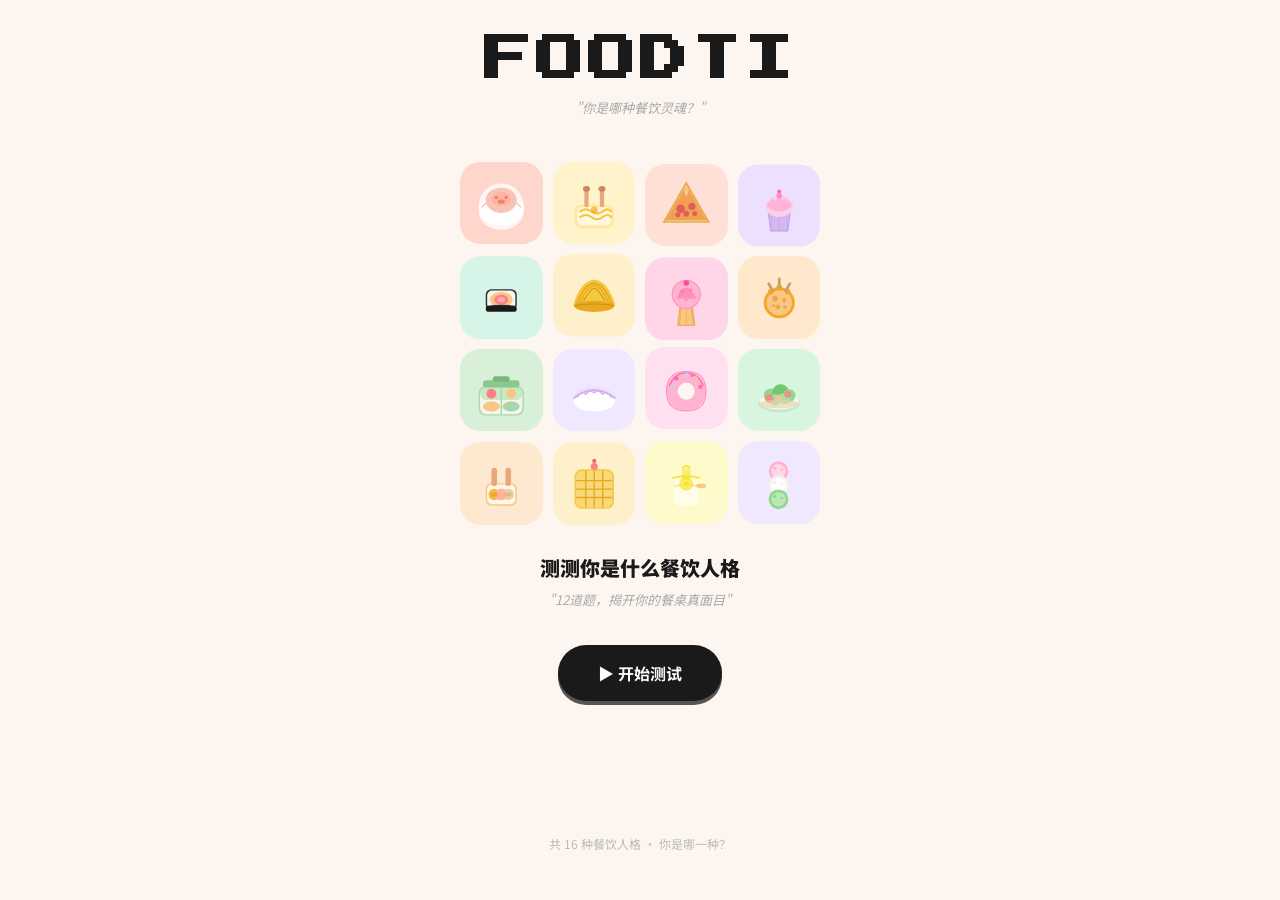
<file: index.html>
<!DOCTYPE html>
<html lang="zh-CN">
<head>
  <meta charset="UTF-8" />
  <meta name="viewport" content="width=device-width, initial-scale=1.0" />
  <title>测测你是什么餐饮人格 · FOODTI</title>
  <link rel="stylesheet" href="style.css" />
  <link href="https://fonts.googleapis.com/css2?family=Press+Start+2P&family=Noto+Sans+SC:wght@400;700;900&display=swap" rel="stylesheet" />
  <style>
    body { background: #fdf6f0; }
    .tag-line { font-size:13px; color:#aaa; font-style:italic; margin-bottom:28px; text-align:center; }
    .food-parade {
      display: grid;
      grid-template-columns: repeat(4, 1fr);
      gap: 10px;
      margin: 16px 0 32px;
      width: 100%;
      max-width: 360px;
    }
    .food-parade .food-item {
      display: flex;
      justify-content: center;
      align-items: center;
      aspect-ratio: 1;
    }
    .food-parade svg { width: 100%; height: auto; display: block; }
    h2 { font-size:20px; font-weight:900; margin-bottom:8px; text-align:center; }
  </style>
</head>
<body>
<div class="page">
  <h1 class="site-title pixel-font">FOODTI</h1>
  <p class="tag-line">"你是哪种餐饮灵魂？"</p>
  <div class="food-parade" id="parade"></div>
  <h2>测测你是什么餐饮人格</h2>
  <p class="tag-line">"12道题，揭开你的餐桌真面目"</p>
  <a href="quiz.html" class="btn btn-primary" style="margin-top:8px">▶ 开始测试</a>
  <footer class="footer">共 16 种餐饮人格 · 你是哪一种？</footer>
</div>
<script>
// ── 16种食物SVG（马卡龙色系）──
const FOODS = [
  // 0 饭团 - 粉桃
  { bg:"#FFD6CC", svg: `
    <circle cx="50" cy="54" r="32" fill="#fff5f3"/>
    <ellipse cx="50" cy="62" rx="32" ry="26" fill="#fff5f3"/>
    <path d="M18 54 Q50 20 82 54" fill="#fff5f3"/>
    <path d="M18 54 Q50 20 82 54 Q82 80 50 82 Q18 80 18 54Z" fill="white"/>
    <path d="M22 56 Q50 26 78 56" fill="none" stroke="#f9c4b8" stroke-width="2"/>
    <ellipse cx="50" cy="46" rx="22" ry="18" fill="#f9c4b8"/>
    <ellipse cx="50" cy="44" rx="14" ry="10" fill="#ffb3a0"/>
    <circle cx="43" cy="42" r="2.5" fill="#e8856e"/>
    <circle cx="57" cy="42" r="2.5" fill="#e8856e"/>
    <ellipse cx="50" cy="48" rx="5" ry="3" fill="#e8856e"/>
  `},
  // 1 拉面 - 奶黄
  { bg:"#FFF3CC", svg: `
    <rect x="22" y="52" width="56" height="34" rx="10" fill="#ffe9a0"/>
    <rect x="26" y="56" width="48" height="26" rx="8" fill="#fff8e1"/>
    <path d="M30 62 Q38 56 46 62 Q54 68 62 62 Q70 56 74 62" fill="none" stroke="#f5c842" stroke-width="3" stroke-linecap="round"/>
    <path d="M30 70 Q38 64 46 70 Q54 76 62 70 Q70 64 74 70" fill="none" stroke="#f5c842" stroke-width="3" stroke-linecap="round"/>
    <rect x="36" y="30" width="6" height="26" rx="3" fill="#e8a87c"/>
    <rect x="58" y="30" width="6" height="26" rx="3" fill="#e8a87c"/>
    <ellipse cx="39" cy="30" rx="5" ry="4" fill="#d4845a"/>
    <ellipse cx="61" cy="30" rx="5" ry="4" fill="#d4845a"/>
    <circle cx="50" cy="60" r="5" fill="#f5a623" opacity="0.7"/>
  `},
  // 2 披萨 - 番茄红粉
  { bg:"#FFE0D6", svg: `
    <path d="M50 18 L82 74 L18 74 Z" fill="#f9c784"/>
    <path d="M50 18 L82 74 L18 74 Z" fill="none" stroke="#e8a84a" stroke-width="2"/>
    <path d="M50 22 L78 70 L22 70 Z" fill="#f0a050"/>
    <circle cx="42" cy="55" r="6" fill="#e05c5c"/>
    <circle cx="58" cy="52" r="5" fill="#e05c5c"/>
    <circle cx="50" cy="62" r="4" fill="#e05c5c"/>
    <circle cx="38" cy="64" r="3.5" fill="#e05c5c"/>
    <circle cx="62" cy="62" r="3.5" fill="#e05c5c"/>
    <path d="M50 22 Q56 30 50 38 Q44 30 50 22Z" fill="#f9c784"/>
    <path d="M22 70 L78 70" stroke="#e8a84a" stroke-width="3" stroke-linecap="round"/>
  `},
  // 3 纸杯蛋糕 - 薰衣草紫
  { bg:"#EDE0FF", svg: `
    <path d="M34 58 L38 86 L62 86 L66 58 Z" fill="#d4b8f0"/>
    <path d="M34 58 L38 86 L62 86 L66 58 Z" fill="none" stroke="#c4a0e8" stroke-width="1.5"/>
    <line x1="40" y1="58" x2="38" y2="86" stroke="#c4a0e8" stroke-width="1"/>
    <line x1="50" y1="58" x2="50" y2="86" stroke="#c4a0e8" stroke-width="1"/>
    <line x1="60" y1="58" x2="62" y2="86" stroke="#c4a0e8" stroke-width="1"/>
    <ellipse cx="50" cy="52" rx="20" ry="14" fill="#f9d0e8"/>
    <path d="M30 52 Q35 36 50 34 Q65 36 70 52" fill="#f9d0e8"/>
    <path d="M32 50 Q38 38 50 36 Q62 38 68 50 Q62 58 50 58 Q38 58 32 50Z" fill="#ffb3d9"/>
    <circle cx="50" cy="36" r="4" fill="#ff8fc8"/>
    <circle cx="50" cy="30" r="3" fill="#ff6eb5"/>
    <circle cx="44" cy="40" r="3" fill="#ffcce8"/>
    <circle cx="56" cy="40" r="3" fill="#ffcce8"/>
  `},
  // 4 寿司 - 薄荷绿
  { bg:"#D6F5E8", svg: `
    <rect x="28" y="38" width="44" height="30" rx="8" fill="#2d2d2d"/>
    <rect x="30" y="40" width="40" height="26" rx="7" fill="#f5f5f0"/>
    <ellipse cx="50" cy="53" rx="16" ry="11" fill="#f9c784"/>
    <ellipse cx="50" cy="53" rx="10" ry="7" fill="#ff8080"/>
    <ellipse cx="50" cy="53" rx="5" ry="3.5" fill="#ffb3b3"/>
    <rect x="28" y="62" width="44" height="8" rx="4" fill="#1a1a1a"/>
    <path d="M28 62 Q50 58 72 62" fill="#2d2d2d"/>
  `},
  // 5 可颂 - 奶油黄
  { bg:"#FFF0CC", svg: `
    <path d="M20 65 Q30 30 50 28 Q70 30 80 65 Q65 75 50 72 Q35 75 20 65Z" fill="#f5c842"/>
    <path d="M25 63 Q35 35 50 33 Q65 35 75 63" fill="none" stroke="#e8a820" stroke-width="2.5" stroke-linecap="round"/>
    <path d="M30 60 Q40 38 50 36 Q60 38 70 60" fill="none" stroke="#e8a820" stroke-width="2" stroke-linecap="round"/>
    <path d="M35 58 Q44 42 50 40 Q56 42 65 58" fill="none" stroke="#d4940e" stroke-width="1.5" stroke-linecap="round"/>
    <ellipse cx="50" cy="66" rx="28" ry="8" fill="#e8a820"/>
    <path d="M22 65 Q50 60 78 65" fill="none" stroke="#d4940e" stroke-width="1.5"/>
  `},
  // 6 冰淇淋 - 草莓粉
  { bg:"#FFD6E8", svg: `
    <path d="M42 56 L38 88 L62 88 L58 56 Z" fill="#f9c784"/>
    <path d="M42 56 L38 88 L62 88 L58 56 Z" fill="none" stroke="#e8a84a" stroke-width="1.5"/>
    <path d="M44 56 L40 88" stroke="#e8a84a" stroke-width="1"/>
    <path d="M50 56 L50 88" stroke="#e8a84a" stroke-width="1"/>
    <path d="M56 56 L60 88" stroke="#e8a84a" stroke-width="1"/>
    <circle cx="50" cy="44" r="20" fill="#ffb3d0"/>
    <circle cx="50" cy="44" r="20" fill="none" stroke="#ff8fb8" stroke-width="1.5"/>
    <path d="M36 50 Q42 36 50 34 Q58 36 64 50" fill="#ff8fb8"/>
    <circle cx="44" cy="40" r="3" fill="#ff6eb5" opacity="0.6"/>
    <circle cx="56" cy="38" r="2.5" fill="#ff6eb5" opacity="0.6"/>
    <circle cx="50" cy="52" r="2" fill="#ff6eb5" opacity="0.6"/>
    <circle cx="50" cy="28" r="4" fill="#ff4da6"/>
    <path d="M48 28 Q50 22 52 28" fill="none" stroke="#ff4da6" stroke-width="2"/>
  `},
  // 7 炸丸子 - 暖橙
  { bg:"#FFE8CC", svg: `
    <circle cx="50" cy="58" r="22" fill="#f5a623"/>
    <circle cx="50" cy="58" r="18" fill="#f9c784"/>
    <circle cx="44" cy="52" r="4" fill="#e8850a" opacity="0.5"/>
    <circle cx="57" cy="54" r="3" fill="#e8850a" opacity="0.5"/>
    <circle cx="48" cy="64" r="3.5" fill="#e8850a" opacity="0.5"/>
    <circle cx="58" cy="64" r="2.5" fill="#e8850a" opacity="0.5"/>
    <circle cx="42" cy="62" r="2" fill="#e8850a" opacity="0.5"/>
    <circle cx="50" cy="36" r="4" fill="#f5a623"/>
    <circle cx="38" cy="42" r="4" fill="#f5a623"/>
    <circle cx="62" cy="42" r="4" fill="#f5a623"/>
    <rect x="48" y="22" width="4" height="16" rx="2" fill="#c8a06e"/>
    <rect x="36" y="28" width="4" height="16" rx="2" fill="#c8a06e" transform="rotate(-30 38 36)"/>
    <rect x="60" y="28" width="4" height="16" rx="2" fill="#c8a06e" transform="rotate(30 62 36)"/>
  `},
  // 8 便当 - 抹茶绿
  { bg:"#D8F0D8", svg: `
    <rect x="18" y="44" width="64" height="42" rx="10" fill="#a8d8a8"/>
    <rect x="20" y="46" width="60" height="38" rx="9" fill="#f5f5f0"/>
    <rect x="20" y="46" width="60" height="18" rx="9" fill="#c8e8c8"/>
    <line x1="50" y1="46" x2="50" y2="84" stroke="#a8d8a8" stroke-width="2"/>
    <circle cx="36" cy="55" r="7" fill="#ff8080"/>
    <circle cx="64" cy="55" r="7" fill="#f9c784"/>
    <ellipse cx="36" cy="73" rx="12" ry="7" fill="#f9c784"/>
    <ellipse cx="64" cy="73" rx="12" ry="7" fill="#a8d8a8"/>
    <rect x="24" y="36" width="52" height="10" rx="5" fill="#8cc88c"/>
    <rect x="38" y="30" width="24" height="8" rx="4" fill="#7ab87a"/>
  `},
  // 9 饺子 - 珍珠白粉
  { bg:"#F0E8FF", svg: `
    <ellipse cx="50" cy="62" rx="30" ry="18" fill="#f0e0ff"/>
    <path d="M20 62 Q50 38 80 62" fill="#e8d0ff"/>
    <path d="M20 62 Q50 38 80 62 Q80 80 50 80 Q20 80 20 62Z" fill="white"/>
    <path d="M20 62 Q50 38 80 62" fill="none" stroke="#d4b0f0" stroke-width="2.5"/>
    <path d="M26 60 Q32 50 38 56" fill="none" stroke="#d4b0f0" stroke-width="2" stroke-linecap="round"/>
    <path d="M38 56 Q44 48 50 54" fill="none" stroke="#d4b0f0" stroke-width="2" stroke-linecap="round"/>
    <path d="M50 54 Q56 48 62 56" fill="none" stroke="#d4b0f0" stroke-width="2" stroke-linecap="round"/>
    <path d="M62 56 Q68 50 74 60" fill="none" stroke="#d4b0f0" stroke-width="2" stroke-linecap="round"/>
  `},
  // 10 甜甜圈 - 玫瑰粉
  { bg:"#FFE0F0", svg: `
    <circle cx="50" cy="54" r="28" fill="#ffb3d0"/>
    <circle cx="50" cy="54" r="12" fill="#fdf6f0"/>
    <path d="M22 54 Q22 26 50 26 Q78 26 78 54 Q78 82 50 82 Q22 82 22 54Z" fill="none" stroke="#ff8fb8" stroke-width="1.5"/>
    <path d="M26 46 Q34 28 50 28 Q66 28 74 46" fill="none" stroke="#ff6eb5" stroke-width="2" stroke-linecap="round"/>
    <circle cx="36" cy="36" r="3" fill="#ff4da6" opacity="0.7"/>
    <circle cx="50" cy="30" r="3" fill="#a8d8ff" opacity="0.8"/>
    <circle cx="64" cy="36" r="3" fill="#f9c784" opacity="0.8"/>
    <circle cx="70" cy="48" r="3" fill="#ff4da6" opacity="0.7"/>
    <circle cx="30" cy="48" r="3" fill="#a8d8ff" opacity="0.8"/>
    <circle cx="42" cy="32" r="2" fill="#f9c784" opacity="0.8"/>
    <circle cx="58" cy="32" r="2" fill="#ff4da6" opacity="0.7"/>
  `},
  // 11 沙拉 - 清新绿
  { bg:"#D8F5E0", svg: `
    <ellipse cx="50" cy="68" rx="30" ry="14" fill="#c8e8c8"/>
    <ellipse cx="50" cy="66" rx="28" ry="12" fill="#f0f8f0"/>
    <circle cx="38" cy="58" r="10" fill="#90d890"/>
    <circle cx="52" cy="54" r="12" fill="#70c870"/>
    <circle cx="64" cy="58" r="9" fill="#90d890"/>
    <circle cx="44" cy="64" r="8" fill="#a8e0a8"/>
    <circle cx="58" cy="62" r="8" fill="#a8e0a8"/>
    <circle cx="36" cy="62" r="6" fill="#ff8080" opacity="0.8"/>
    <circle cx="62" cy="56" r="5" fill="#ff8080" opacity="0.8"/>
    <circle cx="50" cy="60" r="4" fill="#f9c784" opacity="0.9"/>
    <ellipse cx="50" cy="70" rx="28" ry="6" fill="#e8d0a8" opacity="0.6"/>
  `},
  // 12 关东煮 - 暖棕
  { bg:"#FFE8D0", svg: `
    <rect x="28" y="50" width="44" height="32" rx="8" fill="#f9c784"/>
    <rect x="30" y="52" width="40" height="28" rx="7" fill="#fff8e8"/>
    <rect x="36" y="28" width="8" height="26" rx="4" fill="#e8a87c"/>
    <rect x="56" y="28" width="8" height="26" rx="4" fill="#e8a87c"/>
    <circle cx="40" cy="66" r="8" fill="#f5a623" opacity="0.8"/>
    <circle cx="60" cy="66" r="8" fill="#e8d0a8"/>
    <rect x="44" y="58" width="12" height="16" rx="4" fill="#ffb3a0"/>
    <ellipse cx="40" cy="66" rx="5" ry="3" fill="#e8850a" opacity="0.4"/>
    <ellipse cx="60" cy="66" rx="5" ry="3" fill="#c8a06e" opacity="0.4"/>
  `},
  // 13 华夫饼 - 蜂蜜黄
  { bg:"#FFF0CC", svg: `
    <rect x="22" y="30" width="56" height="56" rx="10" fill="#f5c842"/>
    <rect x="24" y="32" width="52" height="52" rx="9" fill="#f9d878"/>
    <line x1="24" y1="46" x2="76" y2="46" stroke="#e8a820" stroke-width="2"/>
    <line x1="24" y1="58" x2="76" y2="58" stroke="#e8a820" stroke-width="2"/>
    <line x1="24" y1="70" x2="76" y2="70" stroke="#e8a820" stroke-width="2"/>
    <line x1="38" y1="32" x2="38" y2="84" stroke="#e8a820" stroke-width="2"/>
    <line x1="50" y1="32" x2="50" y2="84" stroke="#e8a820" stroke-width="2"/>
    <line x1="62" y1="32" x2="62" y2="84" stroke="#e8a820" stroke-width="2"/>
    <circle cx="50" cy="26" r="5" fill="#ff8080"/>
    <path d="M46 26 Q50 18 54 26" fill="none" stroke="#ff8080" stroke-width="2"/>
    <circle cx="50" cy="18" r="3" fill="#ff6060"/>
  `},
  // 14 柠檬茶 - 柠檬黄
  { bg:"#FFFACC", svg: `
    <rect x="30" y="44" width="40" height="42" rx="8" fill="#fff8c0"/>
    <rect x="32" y="46" width="36" height="38" rx="7" fill="#fffde8"/>
    <path d="M32 56 Q50 50 68 56" fill="#fff0a0" stroke="#f5e020" stroke-width="1"/>
    <circle cx="50" cy="52" r="10" fill="#f5e020" opacity="0.6"/>
    <circle cx="50" cy="52" r="6" fill="#f9f060"/>
    <path d="M46 52 Q50 46 54 52 Q50 58 46 52Z" fill="#f5e020"/>
    <rect x="64" y="52" width="14" height="6" rx="3" fill="#f9c784"/>
    <path d="M30 44 Q50 38 70 44" fill="none" stroke="#f5e020" stroke-width="2"/>
    <rect x="44" y="30" width="12" height="16" rx="3" fill="#f5e020" opacity="0.5"/>
    <path d="M44 30 Q50 24 56 30" fill="none" stroke="#f5e020" stroke-width="2"/>
  `},
  // 15 团子 - 三色
  { bg:"#F0E8FF", svg: `
    <rect x="46" y="30" width="6" height="52" rx="3" fill="#c8a06e"/>
    <circle cx="49" cy="34" r="14" fill="#ffb3d0"/>
    <circle cx="49" cy="34" r="10" fill="#ffd6e8"/>
    <circle cx="49" cy="54" r="14" fill="#f5f5f0"/>
    <circle cx="49" cy="54" r="10" fill="white"/>
    <circle cx="49" cy="74" r="14" fill="#90d890"/>
    <circle cx="49" cy="74" r="10" fill="#b8e8b8"/>
    <circle cx="44" cy="30" r="2" fill="#ff8fb8" opacity="0.6"/>
    <circle cx="54" cy="32" r="1.5" fill="#ff8fb8" opacity="0.6"/>
    <circle cx="44" cy="50" r="2" fill="#ddd" opacity="0.6"/>
    <circle cx="54" cy="52" r="1.5" fill="#ddd" opacity="0.6"/>
    <circle cx="44" cy="70" r="2" fill="#70c870" opacity="0.6"/>
    <circle cx="54" cy="72" r="1.5" fill="#70c870" opacity="0.6"/>
  `},
];

const parade = document.getElementById("parade");

FOODS.forEach((food, i) => {
  const item = document.createElement("div");
  item.className = "food-item";
  item.style.background = food.bg;
  item.style.borderRadius = "20px";
  item.style.padding = "6px";
  item.innerHTML = `<svg xmlns="http://www.w3.org/2000/svg" viewBox="0 0 100 100">${food.svg}</svg>`;
  parade.appendChild(item);

  // 上下浮动
  let o = Math.random() * 4, d = Math.random() > 0.5 ? 1 : -1;
  setInterval(() => {
    o += d * 0.35;
    if (o >= 4 || o <= 0) d *= -1;
    item.style.transform = `translateY(${o}px)`;
  }, 42 + i * 4);
});
</script>
</body>
</html>
</file>
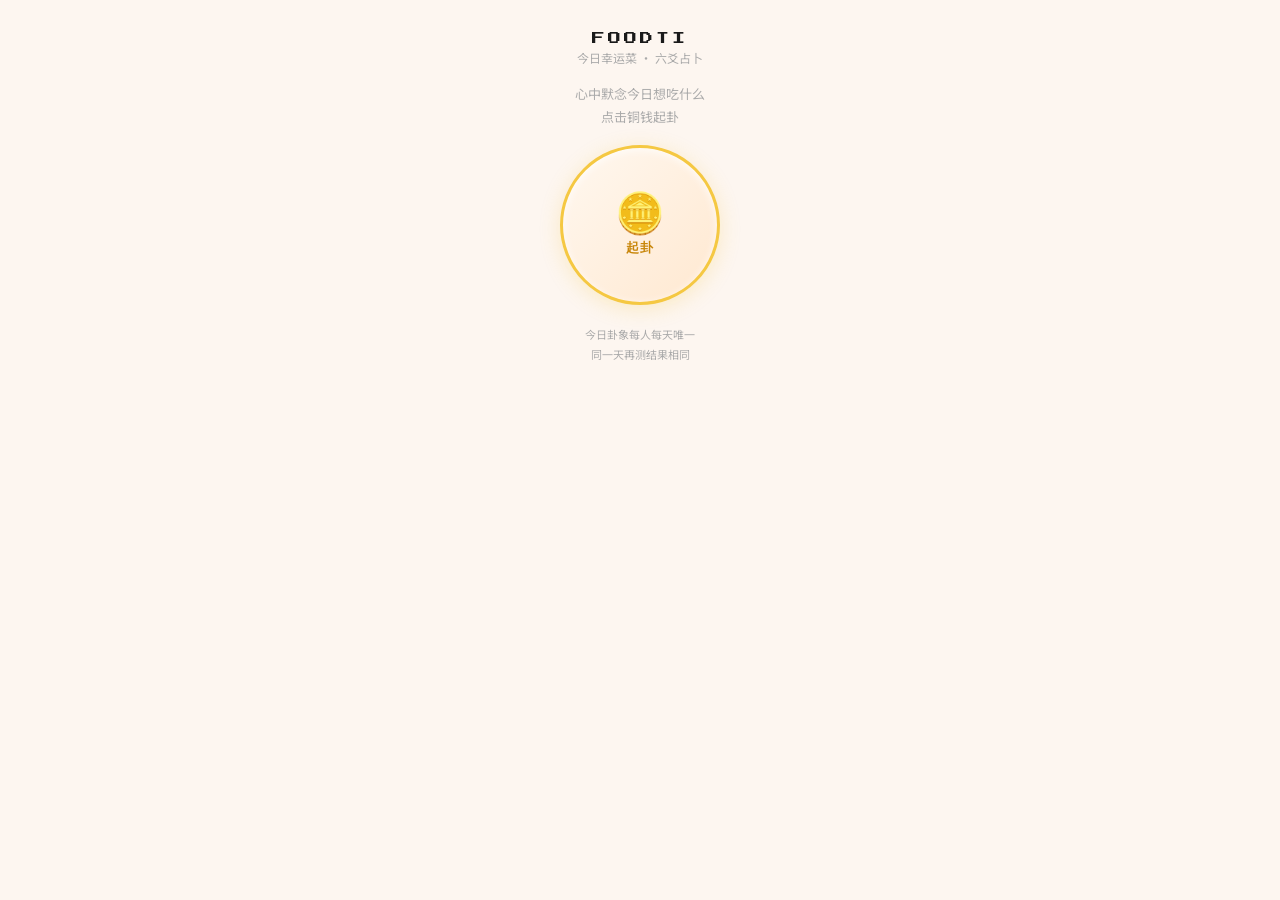
<file: fortune.html>
<!DOCTYPE html>
<html lang="zh-CN">
<head>
  <meta charset="UTF-8"/>
  <meta name="viewport" content="width=device-width,initial-scale=1.0"/>
  <title>今日幸运菜 · FOODTI</title>
  <link rel="stylesheet" href="style.css"/>
  <link href="https://fonts.googleapis.com/css2?family=Press+Start+2P&family=Noto+Sans+SC:wght@400;700;900&display=swap" rel="stylesheet"/>
  <style>
    body { background: #fdf6f0; }

    .fortune-header {
      width:100%; text-align:center; margin-bottom:8px;
    }

    /* ── 起卦区 ── */
    .cast-section {
      width:100%; display:flex; flex-direction:column;
      align-items:center; gap:16px; margin: 8px 0 24px;
    }
    .cast-hint {
      font-size:13px; color:#aaa; text-align:center; line-height:1.8;
    }
    .cast-btn {
      width:160px; height:160px; border-radius:50%;
      background: linear-gradient(135deg, #fff8f0 0%, #ffe8d0 100%);
      border: 3px solid #f5c842;
      box-shadow: 0 4px 20px rgba(245,200,66,0.25), inset 0 2px 8px rgba(255,255,255,0.8);
      cursor:pointer; display:flex; flex-direction:column;
      align-items:center; justify-content:center; gap:6px;
      transition: transform 0.15s, box-shadow 0.15s;
      position:relative; overflow:hidden;
    }
    .cast-btn:hover { transform:scale(1.04); box-shadow:0 8px 28px rgba(245,200,66,0.35); }
    .cast-btn:active { transform:scale(0.97); }
    .cast-btn .cast-icon { font-size:40px; line-height:1; }
    .cast-btn .cast-label {
      font-size:13px; font-weight:900; color:#c8860a; letter-spacing:1px;
    }
    .cast-btn.shaking {
      animation: shake 0.5s ease;
    }
    @keyframes shake {
      0%,100%{transform:rotate(0deg) scale(1.02);}
      20%{transform:rotate(-8deg) scale(1.05);}
      40%{transform:rotate(8deg) scale(1.05);}
      60%{transform:rotate(-5deg) scale(1.03);}
      80%{transform:rotate(5deg) scale(1.03);}
    }

    /* ── 卦象展示 ── */
    .hexagram-section {
      width:100%; display:none; flex-direction:column;
      align-items:center; gap:0;
      animation: fadeSlideIn 0.5s ease;
    }
    .hexagram-section.visible { display:flex; }

    .hexagram-name {
      font-size:22px; font-weight:900; color:#1a1a1a;
      margin-bottom:4px; text-align:center;
    }
    .hexagram-sub {
      font-size:12px; color:#aaa; margin-bottom:20px; text-align:center;
    }

    /* 六爻卦线 */
    .yao-lines {
      display:flex; flex-direction:column-reverse; gap:8px;
      margin-bottom:24px; align-items:center;
    }
    .yao-row {
      display:flex; align-items:center; gap:10px;
    }
    .yao-num {
      font-size:10px; color:#ccc; width:16px; text-align:right;
    }
    .yao-line {
      display:flex; gap:6px; align-items:center;
    }
    /* 阳爻：整条线 */
    .yao-yang {
      width:80px; height:10px; background:#f5c842;
      border-radius:5px;
      box-shadow: 0 2px 6px rgba(245,200,66,0.4);
    }
    /* 阴爻：两段线 */
    .yao-yin-l, .yao-yin-r {
      width:34px; height:10px; background:#c8a0e8;
      border-radius:5px;
      box-shadow: 0 2px 6px rgba(200,160,232,0.4);
    }
    /* 变爻标记 */
    .yao-change {
      font-size:14px; color:#ff6b6b; margin-left:4px;
    }
    .yao-row.is-change .yao-yang,
    .yao-row.is-change .yao-yin-l,
    .yao-row.is-change .yao-yin-r {
      opacity:0.5;
    }

    /* 卦象动画 */
    .yao-row { opacity:0; transform:translateX(-12px); }
    .yao-row.appear {
      animation: yaoIn 0.35s ease forwards;
    }
    @keyframes yaoIn {
      to { opacity:1; transform:translateX(0); }
    }

    /* ── 结果卡片 ── */
    .fortune-card {
      width:100%; border-radius:24px; padding:24px 20px 20px;
      position:relative; overflow:hidden;
      animation: fadeSlideIn 0.5s ease 0.8s both;
    }
    .fortune-card-bg {
      position:absolute; inset:0; border-radius:24px;
      opacity:0.07;
    }
    .fortune-card-border {
      position:absolute; inset:0; border-radius:24px;
      border:3px solid; box-shadow:5px 5px 0;
      pointer-events:none;
    }

    .lucky-food-icon {
      font-size:52px; text-align:center; display:block;
      margin-bottom:8px; filter:drop-shadow(0 4px 8px rgba(0,0,0,0.1));
    }
    .lucky-food-name {
      font-size:26px; font-weight:900; text-align:center;
      color:#1a1a1a; margin-bottom:6px;
    }
    .lucky-food-tag {
      text-align:center; margin-bottom:16px;
    }
    .lucky-tag-pill {
      display:inline-block; padding:3px 12px; border-radius:999px;
      font-size:11px; font-weight:700; border:2px solid;
      margin:0 3px;
    }

    /* 解读区块 */
    .fortune-blocks {
      display:flex; flex-direction:column; gap:12px; margin-top:16px;
    }
    .fortune-block {
      background:rgba(255,255,255,0.7); border-radius:14px;
      padding:14px 16px; border:1.5px solid rgba(255,255,255,0.9);
      backdrop-filter:blur(4px);
    }
    .fortune-block-title {
      font-size:11px; font-weight:900; color:#aaa;
      letter-spacing:1px; margin-bottom:6px;
      display:flex; align-items:center; gap:5px;
    }
    .fortune-block-dot {
      width:7px; height:7px; border-radius:2px; display:inline-block;
    }
    .fortune-block-body {
      font-size:14px; line-height:1.8; color:#333;
    }

    /* 今日宜/忌 */
    .yi-ji-row {
      display:flex; gap:10px; margin-top:12px;
    }
    .yi-box, .ji-box {
      flex:1; border-radius:12px; padding:10px 12px; text-align:center;
    }
    .yi-box { background:rgba(100,220,160,0.15); border:1.5px solid rgba(100,220,160,0.4); }
    .ji-box { background:rgba(255,120,120,0.1); border:1.5px solid rgba(255,120,120,0.3); }
    .yi-ji-label { font-size:10px; font-weight:900; letter-spacing:2px; margin-bottom:4px; }
    .yi-box .yi-ji-label { color:#3dba7e; }
    .ji-box .yi-ji-label { color:#e05c5c; }
    .yi-ji-content { font-size:13px; font-weight:700; color:#333; line-height:1.5; }

    /* 底部签文 */
    .fortune-verse {
      margin-top:16px; padding:14px 16px; border-radius:14px;
      text-align:center; font-size:15px; font-weight:700;
      line-height:1.8; font-style:italic; color:#fff;
      box-shadow:3px 3px 0 rgba(0,0,0,0.12);
    }

    /* 重新起卦 */
    .recast-row {
      display:flex; gap:12px; justify-content:center;
      margin-top:24px; flex-wrap:wrap;
    }

    @keyframes fadeSlideIn {
      from { opacity:0; transform:translateY(16px); }
      to   { opacity:1; transform:translateY(0); }
    }
  </style>
</head>
<body>
<div class="page">
  <div class="fortune-header">
    <div class="pixel-font" style="font-size:13px;letter-spacing:3px;">FOODTI</div>
    <p style="font-size:12px;color:#aaa;margin-top:4px;">今日幸运菜 · 六爻占卜</p>
  </div>

  <!-- 起卦区 -->
  <div class="cast-section" id="cast-section">
    <p class="cast-hint">心中默念今日想吃什么<br/>点击铜钱起卦</p>
    <button class="cast-btn" id="cast-btn" onclick="startCast()">
      <span class="cast-icon">🪙</span>
      <span class="cast-label">起卦</span>
    </button>
    <p class="cast-hint" style="font-size:11px;margin-top:4px;">
      今日卦象每人每天唯一<br/>同一天再测结果相同
    </p>
  </div>

  <!-- 卦象 + 结果（起卦后显示） -->
  <div class="hexagram-section" id="hexagram-section">
    <div class="hexagram-name" id="hex-name"></div>
    <div class="hexagram-sub" id="hex-sub"></div>
    <div class="yao-lines" id="yao-lines"></div>

    <div class="fortune-card" id="fortune-card">
      <div class="fortune-card-bg" id="fc-bg"></div>
      <div class="fortune-card-border" id="fc-border"></div>
      <span class="lucky-food-icon" id="lucky-icon"></span>
      <div class="lucky-food-name" id="lucky-name"></div>
      <div class="lucky-food-tag" id="lucky-tag"></div>
      <div class="fortune-blocks" id="fortune-blocks"></div>
    </div>

    <div class="recast-row">
      <button class="btn btn-outline" onclick="resetCast()">重新起卦</button>
      <a id="back-btn" href="result.html" class="btn btn-primary">返回结果</a>
    </div>
    <footer class="footer" style="margin-top:20px;">卦象仅供娱乐 · 吃好才是真道理</footer>
  </div>
</div>

<script>
// ── 幸运菜数据库（8卦 × 每卦2种菜 = 16条）──
const LUCKY_FOODS = {
  // 乾卦 ☰ 天 — 阳刚、大气
  乾: {
    name:"乾卦 · 天行健",
    sub:"刚健中正，食补为先",
    color:"#F5A623",
    foods:[
      {
        icon:"🥩", name:"红烧肉", tags:["滋补","暖胃","大满足"],
        reason:"乾卦主阳气充盈，今日宜食红烧肉。肥瘦相间，火候绵长，正如乾卦「天行健，君子以自强不息」——吃一口，元气满满，今日诸事皆顺。",
        yi:"大口吃肉", ji:"节食减肥",
        verse:"「肉香四溢乾坤定，今日吃饱万事兴」"
      },
      {
        icon:"🍲", name:"羊肉汤锅", tags:["温补","驱寒","大气"],
        reason:"乾为天，天气高远，羊肉汤锅热气腾腾，正应此卦。今日宜与亲近之人共享一锅，暖身暖心，运势如汤底般越煮越浓。",
        yi:"呼朋唤友", ji:"独自将就",
        verse:"「一锅热汤暖乾坤，今日缘分自天来」"
      }
    ]
  },
  // 坤卦 ☷ 地 — 包容、滋养
  坤: {
    name:"坤卦 · 厚德载物",
    sub:"柔顺包容，以食养德",
    color:"#A8D8A8",
    foods:[
      {
        icon:"🥗", name:"时蔬沙拉", tags:["清爽","养生","轻盈"],
        reason:"坤卦主大地滋养，今日宜食时令蔬菜。绿意盎然，清爽自然，正如坤卦「地势坤，君子以厚德载物」——吃得清淡，心境平和，今日贵人自来。",
        yi:"清淡饮食", ji:"大鱼大肉",
        verse:"「绿意盈盘坤德厚，今日清心福自来」"
      },
      {
        icon:"🍚", name:"白米饭配家常菜", tags:["朴实","踏实","家的味道"],
        reason:"坤为地，地道承载万物。一碗白米饭，几道家常菜，看似平淡，却是最踏实的幸福。今日不必追求新奇，回归本味，运势稳中有升。",
        yi:"回家吃饭", ji:"外出冒险",
        verse:"「家常一饭坤道厚，平淡之中见真章」"
      }
    ]
  },
  // 震卦 ☳ 雷 — 行动、突破
  震: {
    name:"震卦 · 雷动万物",
    sub:"雷霆万钧，食以激发",
    color:"#FF9F43",
    foods:[
      {
        icon:"🌶️", name:"麻辣火锅", tags:["刺激","热烈","过瘾"],
        reason:"震卦主雷动，今日宜食麻辣火锅。红汤翻滚，辣意冲天，正如震卦「洊雷，震；君子以恐惧修省」——辣得酣畅，思维清醒，今日行动力爆棚，适合做决定。",
        yi:"大胆行动", ji:"犹豫不决",
        verse:"「麻辣翻滚震天响，今日出手必成功」"
      },
      {
        icon:"🍜", name:"重庆小面", tags:["劲道","麻辣","接地气"],
        reason:"震卦雷声滚滚，重庆小面的麻辣劲道正应此象。一碗下肚，精神振奋，今日适合突破舒适区，尝试新事物，运势随辣意一同上扬。",
        yi:"尝试新事", ji:"墨守成规",
        verse:"「一碗小面震精神，今日突破在此刻」"
      }
    ]
  },
  // 巽卦 ☴ 风 — 灵动、变化
  巽: {
    name:"巽卦 · 随风而动",
    sub:"柔风入怀，食以随缘",
    color:"#B3E8FF",
    foods:[
      {
        icon:"🍱", name:"日式便当", tags:["精致","多样","随心"],
        reason:"巽卦主风，风无定形，随处可入。日式便当小巧精致，一盒之中包罗万象，正应巽卦「随风」之意——今日随缘而食，不必执着，反而处处有惊喜。",
        yi:"随遇而安", ji:"强求执念",
        verse:"「风入便当百味来，今日随缘皆是福」"
      },
      {
        icon:"🥟", name:"各式点心", tags:["精巧","多变","有趣"],
        reason:"巽为风，风行草偃，点心种类繁多，如风之变化无穷。今日宜尝试多种小食，广结善缘，运势如风般流动顺畅，贵人从四面八方而来。",
        yi:"广泛尝试", ji:"固执一味",
        verse:"「点心如风无定形，今日缘分随处生」"
      }
    ]
  },
  // 坎卦 ☵ 水 — 智慧、深邃
  坎: {
    name:"坎卦 · 水善利万物",
    sub:"上善若水，食以润心",
    color:"#7FC8FF",
    foods:[
      {
        icon:"🍣", name:"刺身/生鱼片", tags:["鲜美","清透","高级"],
        reason:"坎卦主水，水性至柔至清。刺身鲜嫩透亮，如水之纯净，正应坎卦「水善利万物而不争」——今日宜静心品味，不争不抢，智慧自然涌现，贵人暗中相助。",
        yi:"静心思考", ji:"争强好胜",
        verse:"「刺身如水映心清，今日智慧自涌现」"
      },
      {
        icon:"🍜", name:"清汤面", tags:["清淡","滋润","养心"],
        reason:"坎为水，水流不息。一碗清汤面，汤清味鲜，如坎卦之水，看似平淡，实则深邃。今日宜保持清醒头脑，不被表象迷惑，运势如清流般稳定前行。",
        yi:"保持清醒", ji:"随波逐流",
        verse:"「清汤一碗坎水深，今日静观自得明」"
      }
    ]
  },
  // 离卦 ☲ 火 — 热情、光明
  离: {
    name:"离卦 · 火明万象",
    sub:"光明磊落，食以燃情",
    color:"#FF6B6B",
    foods:[
      {
        icon:"🍕", name:"披萨", tags:["热情","丰盛","分享"],
        reason:"离卦主火，火光明亮，照耀四方。披萨圆满丰盛，热气腾腾，正应离卦「明两作，离；大人以继明照于四方」——今日宜与人分享，热情待人，运势如火焰般旺盛。",
        yi:"热情分享", ji:"独自享用",
        verse:"「披萨圆满离火旺，今日热情照四方」"
      },
      {
        icon:"🍛", name:"咖喱饭", tags:["热烈","香浓","充满活力"],
        reason:"离为火，火性炎上。咖喱金黄浓郁，香气四溢，如离卦之火光灿烂。今日运势热烈，适合展示自我，表达想法，你的光芒今天特别耀眼。",
        yi:"展示自我", ji:"低调隐忍",
        verse:"「咖喱金黄离火明，今日光芒无可挡」"
      }
    ]
  },
  // 艮卦 ☶ 山 — 稳重、积累
  艮: {
    name:"艮卦 · 山止而厚",
    sub:"厚积薄发，食以蓄势",
    color:"#C8A06E",
    foods:[
      {
        icon:"🥘", name:"砂锅炖菜", tags:["慢炖","醇厚","踏实"],
        reason:"艮卦主山，山岳稳重，厚积薄发。砂锅慢炖，时间越长越醇厚，正应艮卦「兼山，艮；君子以思不出其位」——今日宜沉住气，慢慢来，积累的力量终将爆发。",
        yi:"耐心等待", ji:"急于求成",
        verse:"「砂锅慢炖艮山厚，今日积累明日发」"
      },
      {
        icon:"🍢", name:"关东煮", tags:["温暖","耐心","细水长流"],
        reason:"艮为山，山势巍峨，关东煮在热汤中慢慢入味，如艮卦之厚积。今日不必着急，一步一个脚印，运势如关东煮般越泡越入味，越来越好。",
        yi:"稳扎稳打", ji:"冒进冒险",
        verse:"「关东煮里艮道深，今日稳步自有成」"
      }
    ]
  },
  // 兑卦 ☱ 泽 — 喜悦、交流
  兑: {
    name:"兑卦 · 泽润万物",
    sub:"喜悦交流，食以悦心",
    color:"#FD79A8",
    foods:[
      {
        icon:"🧁", name:"甜点/蛋糕", tags:["甜蜜","喜悦","犒劳自己"],
        reason:"兑卦主泽，泽水喜悦，润泽万物。甜点香甜可口，令人心情愉悦，正应兑卦「丽泽，兑；君子以朋友讲习」——今日宜犒劳自己，与朋友分享甜蜜，喜事将至。",
        yi:"犒劳自己", ji:"过度节制",
        verse:"「甜点入口兑泽润，今日喜事自然来」"
      },
      {
        icon:"🍦", name:"冰淇淋", tags:["清甜","轻松","小确幸"],
        reason:"兑为泽，泽水清澈，令人心旷神怡。冰淇淋清甜冰凉，如兑卦之喜悦轻盈。今日适合放松心情，享受小确幸，运势轻盈愉快，意外之喜悄然而至。",
        yi:"享受当下", ji:"过度焦虑",
        verse:"「冰淇淋甜兑水清，今日小喜藏其中」"
      }
    ]
  }
};

// 八卦名称列表（用于映射）
const BAGUA = ["乾","坤","震","巽","坎","离","艮","兑"];

// ── 伪随机种子（日期 + 人格码）──
function seedRandom(seed) {
  let s = seed;
  return function() {
    s = (s * 1664525 + 1013904223) & 0xffffffff;
    return (s >>> 0) / 0xffffffff;
  };
}

function getDailySeed(code) {
  const d = new Date();
  const dateStr = `${d.getFullYear()}${d.getMonth()}${d.getDate()}`;
  let hash = 0;
  const str = dateStr + (code || "XGVP");
  for (let i = 0; i < str.length; i++) {
    hash = ((hash << 5) - hash) + str.charCodeAt(i);
    hash |= 0;
  }
  return Math.abs(hash);
}

// ── 生成六爻 ──
// 每爻：6=老阴(变)，7=少阳，8=少阴，9=老阳(变)
function generateYao(rand) {
  // 模拟三枚铜钱：正面=3，反面=2，三枚之和
  const coins = () => Math.floor(rand() * 2) + 2 + Math.floor(rand() * 2) + 2 + Math.floor(rand() * 2) + 2;
  return Array.from({length:6}, () => coins()); // 6~9
}

function yaoIsYang(v) { return v === 7 || v === 9; }
function yaoIsChange(v) { return v === 6 || v === 9; }

// 六爻 → 上下卦（各3爻）→ 卦名
function yaoToTrigram(yao3) {
  // 阳=1，阴=0，从下到上
  const bits = yao3.map(v => yaoIsYang(v) ? 1 : 0);
  const idx = bits[0] + bits[1]*2 + bits[2]*4;
  // 对应：000坤,001震,010坎,011兑,100艮,101离,110巽,111乾
  const map = ["坤","震","坎","兑","艮","离","巽","乾"];
  return map[idx];
}

// ── 页面状态 ──
const params = new URLSearchParams(location.search);
const code = params.get("code") || "XGVP";
const backUrl = params.get("back") || "result.html";

// 设置返回链接
document.getElementById("back-btn").href = backUrl + (location.search.replace("?","&").replace(/&?code=[^&]*/,"").replace(/^&/,"") ? "?" + location.search.replace("?","&").replace(/&?code=[^&]*/,"").replace(/^&/,"") : "");

// 实际上直接用原始URL返回
const fullBack = document.referrer || "result.html";
document.getElementById("back-btn").href = fullBack || "result.html";

let castDone = false;

function startCast() {
  if (castDone) return;

  const btn = document.getElementById("cast-btn");
  btn.classList.add("shaking");
  btn.style.pointerEvents = "none";

  // 摇卦动画
  setTimeout(() => {
    btn.classList.remove("shaking");
    showResult();
  }, 600);
}

function showResult() {
  castDone = true;

  // 生成卦象
  const seed = getDailySeed(code);
  const rand = seedRandom(seed);
  const yaos = generateYao(rand);

  // 上卦（爻4-6）下卦（爻1-3）
  const lowerTrigram = yaoToTrigram(yaos.slice(0,3));
  const upperTrigram = yaoToTrigram(yaos.slice(3,6));

  // 主卦用下卦决定菜系（更直接）
  const mainGua = lowerTrigram;
  const guaData = LUCKY_FOODS[mainGua];

  // 用随机数选两道菜中的一道
  const foodIdx = Math.floor(rand() * guaData.foods.length);
  const food = guaData.foods[foodIdx];

  // 渲染卦名
  document.getElementById("hex-name").textContent = guaData.name;
  document.getElementById("hex-sub").textContent = `本卦：${lowerTrigram}卦  互卦：${upperTrigram}卦`;

  // 渲染六爻线（带动画）
  const yaoContainer = document.getElementById("yao-lines");
  yaoContainer.innerHTML = "";
  yaos.forEach((v, i) => {
    const row = document.createElement("div");
    row.className = "yao-row" + (yaoIsChange(v) ? " is-change" : "");

    const numEl = document.createElement("div");
    numEl.className = "yao-num";
    numEl.textContent = i + 1;

    const lineEl = document.createElement("div");
    lineEl.className = "yao-line";

    if (yaoIsYang(v)) {
      const bar = document.createElement("div");
      bar.className = "yao-yang";
      lineEl.appendChild(bar);
    } else {
      const l = document.createElement("div"); l.className = "yao-yin-l";
      const r = document.createElement("div"); r.className = "yao-yin-r";
      lineEl.appendChild(l); lineEl.appendChild(r);
    }

    if (yaoIsChange(v)) {
      const ch = document.createElement("span");
      ch.className = "yao-change"; ch.textContent = "○";
      lineEl.appendChild(ch);
    }

    row.appendChild(numEl);
    row.appendChild(lineEl);
    yaoContainer.appendChild(row);

    // 逐爻出现动画
    setTimeout(() => row.classList.add("appear"), i * 120);
  });

  // 渲染结果卡片
  const card = document.getElementById("fortune-card");
  const bg = document.getElementById("fc-bg");
  const border = document.getElementById("fc-border");
  bg.style.background = guaData.color;
  border.style.borderColor = guaData.color;
  border.style.boxShadow = `5px 5px 0 ${guaData.color}`;

  document.getElementById("lucky-icon").textContent = food.icon;
  document.getElementById("lucky-name").textContent = food.name;

  const tagWrap = document.getElementById("lucky-tag");
  tagWrap.innerHTML = food.tags.map(t =>
    `<span class="lucky-tag-pill" style="border-color:${guaData.color};color:${guaData.color}">${t}</span>`
  ).join("");

  // 解读区块
  const blocks = document.getElementById("fortune-blocks");
  blocks.innerHTML = `
    <div class="fortune-block">
      <div class="fortune-block-title">
        <span class="fortune-block-dot" style="background:${guaData.color}"></span>
        🔮 卦象解读
      </div>
      <div class="fortune-block-body">${food.reason}</div>
    </div>
    <div class="fortune-block">
      <div class="fortune-block-title">
        <span class="fortune-block-dot" style="background:${guaData.color}"></span>
        ☯️ 今日宜忌
      </div>
      <div class="yi-ji-row">
        <div class="yi-box">
          <div class="yi-ji-label">今日宜</div>
          <div class="yi-ji-content">${food.yi}</div>
        </div>
        <div class="ji-box">
          <div class="yi-ji-label">今日忌</div>
          <div class="yi-ji-content">${food.ji}</div>
        </div>
      </div>
    </div>
    <div class="fortune-verse" style="background:${guaData.color}">${food.verse}</div>
  `;

  // 显示结果区
  document.getElementById("cast-section").style.display = "none";
  const hexSection = document.getElementById("hexagram-section");
  hexSection.classList.add("visible");
}

function resetCast() {
  castDone = false;
  document.getElementById("cast-section").style.display = "flex";
  document.getElementById("hexagram-section").classList.remove("visible");
  document.getElementById("yao-lines").innerHTML = "";
  const btn = document.getElementById("cast-btn");
  btn.style.pointerEvents = "auto";
}
</script>
</body>
</html>
</file>
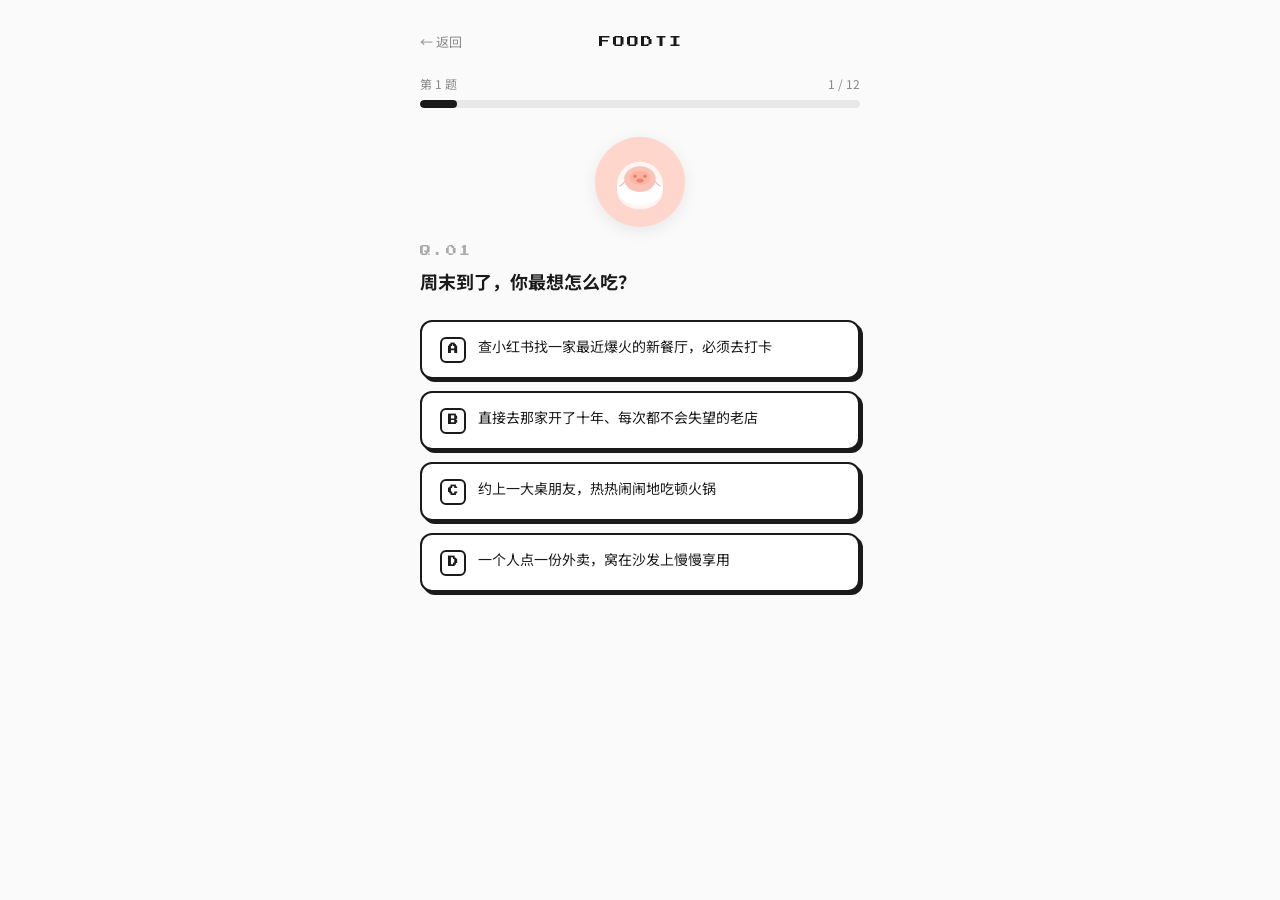
<file: quiz.html>
<!DOCTYPE html>
<html lang="zh-CN">
<head>
  <meta charset="UTF-8"/>
  <meta name="viewport" content="width=device-width,initial-scale=1.0"/>
  <title>答题中 · FOODTI</title>
  <link rel="stylesheet" href="style.css"/>
  <link href="https://fonts.googleapis.com/css2?family=Press+Start+2P&family=Noto+Sans+SC:wght@400;700;900&display=swap" rel="stylesheet"/>
  <style>
    .quiz-header{width:100%;display:flex;align-items:center;justify-content:space-between;margin-bottom:24px;}
    .back-btn{font-size:13px;color:#888;text-decoration:none;background:none;border:none;cursor:pointer;}
    .back-btn:hover{color:#1a1a1a;}
    .quiz-title{font-family:'Press Start 2P','Courier New',monospace;font-size:12px;color:#1a1a1a;letter-spacing:2px;}
    .companion{display:flex;justify-content:center;margin-bottom:20px;}
    .companion svg{transition:transform 0.1s;}
    .option-btn{display:flex;align-items:flex-start;gap:12px;}
    .option-letter{flex-shrink:0;width:26px;height:26px;border:2px solid currentColor;border-radius:6px;display:flex;align-items:center;justify-content:center;font-size:10px;font-weight:700;font-family:'Press Start 2P','Courier New',monospace;margin-top:1px;}
  </style>
</head>
<body>
<div class="page">
  <div class="quiz-header">
    <a href="index.html" class="back-btn">← 返回</a>
    <span class="quiz-title">FOODTI</span>
    <span style="width:40px"></span>
  </div>
  <div class="progress-wrap">
    <div class="progress-label">
      <span id="progress-text">第 1 题</span>
      <span id="progress-count">1 / 12</span>
    </div>
    <div class="progress-bar"><div class="progress-fill" id="progress-fill" style="width:8.33%"></div></div>
  </div>
  <div class="companion" id="companion-wrap"></div>
  <div class="question-card" id="question-card">
    <div class="question-num pixel-font" id="question-num">Q.01</div>
    <div class="question-text" id="question-text"></div>
    <div class="options-list" id="options-list"></div>
  </div>
</div>
<script>
// ── 食物图标（马卡龙色系）──
const FOODS = [
  { bg:"#FFD6CC", svg:`<circle cx="50" cy="54" r="32" fill="#fff5f3"/><ellipse cx="50" cy="62" rx="32" ry="26" fill="#fff5f3"/><path d="M18 54 Q50 20 82 54 Q82 80 50 82 Q18 80 18 54Z" fill="white"/><path d="M22 56 Q50 26 78 56" fill="none" stroke="#f9c4b8" stroke-width="2"/><ellipse cx="50" cy="46" rx="22" ry="18" fill="#f9c4b8"/><ellipse cx="50" cy="44" rx="14" ry="10" fill="#ffb3a0"/><circle cx="43" cy="42" r="2.5" fill="#e8856e"/><circle cx="57" cy="42" r="2.5" fill="#e8856e"/><ellipse cx="50" cy="48" rx="5" ry="3" fill="#e8856e"/>` },
  { bg:"#FFF3CC", svg:`<rect x="22" y="52" width="56" height="34" rx="10" fill="#ffe9a0"/><rect x="26" y="56" width="48" height="26" rx="8" fill="#fff8e1"/><path d="M30 62 Q38 56 46 62 Q54 68 62 62 Q70 56 74 62" fill="none" stroke="#f5c842" stroke-width="3" stroke-linecap="round"/><path d="M30 70 Q38 64 46 70 Q54 76 62 70 Q70 64 74 70" fill="none" stroke="#f5c842" stroke-width="3" stroke-linecap="round"/><rect x="36" y="30" width="6" height="26" rx="3" fill="#e8a87c"/><rect x="58" y="30" width="6" height="26" rx="3" fill="#e8a87c"/><ellipse cx="39" cy="30" rx="5" ry="4" fill="#d4845a"/><ellipse cx="61" cy="30" rx="5" ry="4" fill="#d4845a"/>` },
  { bg:"#FFE0D6", svg:`<path d="M50 18 L82 74 L18 74 Z" fill="#f9c784"/><path d="M50 22 L78 70 L22 70 Z" fill="#f0a050"/><circle cx="42" cy="55" r="6" fill="#e05c5c"/><circle cx="58" cy="52" r="5" fill="#e05c5c"/><circle cx="50" cy="62" r="4" fill="#e05c5c"/><circle cx="38" cy="64" r="3.5" fill="#e05c5c"/><circle cx="62" cy="62" r="3.5" fill="#e05c5c"/><path d="M22 70 L78 70" stroke="#e8a84a" stroke-width="3" stroke-linecap="round"/>` },
  { bg:"#EDE0FF", svg:`<path d="M34 58 L38 86 L62 86 L66 58 Z" fill="#d4b8f0"/><line x1="40" y1="58" x2="38" y2="86" stroke="#c4a0e8" stroke-width="1"/><line x1="50" y1="58" x2="50" y2="86" stroke="#c4a0e8" stroke-width="1"/><line x1="60" y1="58" x2="62" y2="86" stroke="#c4a0e8" stroke-width="1"/><path d="M32 50 Q38 38 50 36 Q62 38 68 50 Q62 58 50 58 Q38 58 32 50Z" fill="#ffb3d9"/><circle cx="50" cy="36" r="4" fill="#ff8fc8"/><circle cx="50" cy="30" r="3" fill="#ff6eb5"/><circle cx="44" cy="40" r="3" fill="#ffcce8"/><circle cx="56" cy="40" r="3" fill="#ffcce8"/>` },
  { bg:"#D6F5E8", svg:`<rect x="28" y="38" width="44" height="30" rx="8" fill="#2d2d2d"/><rect x="30" y="40" width="40" height="26" rx="7" fill="#f5f5f0"/><ellipse cx="50" cy="53" rx="16" ry="11" fill="#f9c784"/><ellipse cx="50" cy="53" rx="10" ry="7" fill="#ff8080"/><ellipse cx="50" cy="53" rx="5" ry="3.5" fill="#ffb3b3"/><rect x="28" y="62" width="44" height="8" rx="4" fill="#1a1a1a"/>` },
  { bg:"#FFF0CC", svg:`<path d="M20 65 Q30 30 50 28 Q70 30 80 65 Q65 75 50 72 Q35 75 20 65Z" fill="#f5c842"/><path d="M25 63 Q35 35 50 33 Q65 35 75 63" fill="none" stroke="#e8a820" stroke-width="2.5" stroke-linecap="round"/><path d="M30 60 Q40 38 50 36 Q60 38 70 60" fill="none" stroke="#e8a820" stroke-width="2" stroke-linecap="round"/><ellipse cx="50" cy="66" rx="28" ry="8" fill="#e8a820"/>` },
  { bg:"#FFD6E8", svg:`<path d="M42 56 L38 88 L62 88 L58 56 Z" fill="#f9c784"/><line x1="44" y1="56" x2="40" y2="88" stroke="#e8a84a" stroke-width="1"/><line x1="50" y1="56" x2="50" y2="88" stroke="#e8a84a" stroke-width="1"/><line x1="56" y1="56" x2="60" y2="88" stroke="#e8a84a" stroke-width="1"/><circle cx="50" cy="44" r="20" fill="#ffb3d0"/><path d="M36 50 Q42 36 50 34 Q58 36 64 50" fill="#ff8fb8"/><circle cx="44" cy="40" r="3" fill="#ff6eb5" opacity="0.6"/><circle cx="56" cy="38" r="2.5" fill="#ff6eb5" opacity="0.6"/><circle cx="50" cy="28" r="4" fill="#ff4da6"/>` },
  { bg:"#FFE8CC", svg:`<circle cx="50" cy="58" r="22" fill="#f5a623"/><circle cx="50" cy="58" r="18" fill="#f9c784"/><circle cx="44" cy="52" r="4" fill="#e8850a" opacity="0.5"/><circle cx="57" cy="54" r="3" fill="#e8850a" opacity="0.5"/><circle cx="48" cy="64" r="3.5" fill="#e8850a" opacity="0.5"/><circle cx="50" cy="36" r="4" fill="#f5a623"/><circle cx="38" cy="42" r="4" fill="#f5a623"/><circle cx="62" cy="42" r="4" fill="#f5a623"/><rect x="48" y="22" width="4" height="16" rx="2" fill="#c8a06e"/>` },
  { bg:"#D8F0D8", svg:`<rect x="18" y="44" width="64" height="42" rx="10" fill="#a8d8a8"/><rect x="20" y="46" width="60" height="38" rx="9" fill="#f5f5f0"/><rect x="20" y="46" width="60" height="18" rx="9" fill="#c8e8c8"/><line x1="50" y1="46" x2="50" y2="84" stroke="#a8d8a8" stroke-width="2"/><circle cx="36" cy="55" r="7" fill="#ff8080"/><circle cx="64" cy="55" r="7" fill="#f9c784"/><ellipse cx="36" cy="73" rx="12" ry="7" fill="#f9c784"/><ellipse cx="64" cy="73" rx="12" ry="7" fill="#a8d8a8"/><rect x="24" y="36" width="52" height="10" rx="5" fill="#8cc88c"/>` },
  { bg:"#F0E8FF", svg:`<path d="M20 62 Q50 38 80 62 Q80 80 50 80 Q20 80 20 62Z" fill="white"/><path d="M20 62 Q50 38 80 62" fill="none" stroke="#d4b0f0" stroke-width="2.5"/><path d="M26 60 Q32 50 38 56" fill="none" stroke="#d4b0f0" stroke-width="2" stroke-linecap="round"/><path d="M38 56 Q44 48 50 54" fill="none" stroke="#d4b0f0" stroke-width="2" stroke-linecap="round"/><path d="M50 54 Q56 48 62 56" fill="none" stroke="#d4b0f0" stroke-width="2" stroke-linecap="round"/><path d="M62 56 Q68 50 74 60" fill="none" stroke="#d4b0f0" stroke-width="2" stroke-linecap="round"/><ellipse cx="50" cy="62" rx="30" ry="18" fill="#f0e0ff" opacity="0.5"/>` },
  { bg:"#FFE0F0", svg:`<circle cx="50" cy="54" r="28" fill="#ffb3d0"/><circle cx="50" cy="54" r="12" fill="#fdf6f0"/><circle cx="36" cy="36" r="3" fill="#ff4da6" opacity="0.7"/><circle cx="50" cy="30" r="3" fill="#a8d8ff" opacity="0.8"/><circle cx="64" cy="36" r="3" fill="#f9c784" opacity="0.8"/><circle cx="70" cy="48" r="3" fill="#ff4da6" opacity="0.7"/><circle cx="30" cy="48" r="3" fill="#a8d8ff" opacity="0.8"/><circle cx="42" cy="32" r="2" fill="#f9c784" opacity="0.8"/><circle cx="58" cy="32" r="2" fill="#ff4da6" opacity="0.7"/>` },
  { bg:"#D8F5E0", svg:`<ellipse cx="50" cy="68" rx="30" ry="14" fill="#c8e8c8"/><ellipse cx="50" cy="66" rx="28" ry="12" fill="#f0f8f0"/><circle cx="38" cy="58" r="10" fill="#90d890"/><circle cx="52" cy="54" r="12" fill="#70c870"/><circle cx="64" cy="58" r="9" fill="#90d890"/><circle cx="44" cy="64" r="8" fill="#a8e0a8"/><circle cx="58" cy="62" r="8" fill="#a8e0a8"/><circle cx="36" cy="62" r="6" fill="#ff8080" opacity="0.8"/><circle cx="62" cy="56" r="5" fill="#ff8080" opacity="0.8"/><circle cx="50" cy="60" r="4" fill="#f9c784" opacity="0.9"/>` },
  { bg:"#FFE8D0", svg:`<rect x="28" y="50" width="44" height="32" rx="8" fill="#f9c784"/><rect x="30" y="52" width="40" height="28" rx="7" fill="#fff8e8"/><rect x="36" y="28" width="8" height="26" rx="4" fill="#e8a87c"/><rect x="56" y="28" width="8" height="26" rx="4" fill="#e8a87c"/><circle cx="40" cy="66" r="8" fill="#f5a623" opacity="0.8"/><circle cx="60" cy="66" r="8" fill="#e8d0a8"/><rect x="44" y="58" width="12" height="16" rx="4" fill="#ffb3a0"/>` },
  { bg:"#FFF0CC", svg:`<rect x="22" y="30" width="56" height="56" rx="10" fill="#f5c842"/><rect x="24" y="32" width="52" height="52" rx="9" fill="#f9d878"/><line x1="24" y1="46" x2="76" y2="46" stroke="#e8a820" stroke-width="2"/><line x1="24" y1="58" x2="76" y2="58" stroke="#e8a820" stroke-width="2"/><line x1="24" y1="70" x2="76" y2="70" stroke="#e8a820" stroke-width="2"/><line x1="38" y1="32" x2="38" y2="84" stroke="#e8a820" stroke-width="2"/><line x1="50" y1="32" x2="50" y2="84" stroke="#e8a820" stroke-width="2"/><line x1="62" y1="32" x2="62" y2="84" stroke="#e8a820" stroke-width="2"/><circle cx="50" cy="26" r="5" fill="#ff8080"/>` },
  { bg:"#FFFACC", svg:`<rect x="30" y="44" width="40" height="42" rx="8" fill="#fff8c0"/><rect x="32" y="46" width="36" height="38" rx="7" fill="#fffde8"/><path d="M32 56 Q50 50 68 56" fill="#fff0a0" stroke="#f5e020" stroke-width="1"/><circle cx="50" cy="52" r="10" fill="#f5e020" opacity="0.6"/><circle cx="50" cy="52" r="6" fill="#f9f060"/><rect x="64" y="52" width="14" height="6" rx="3" fill="#f9c784"/><path d="M30 44 Q50 38 70 44" fill="none" stroke="#f5e020" stroke-width="2"/>` },
  { bg:"#F0E8FF", svg:`<rect x="46" y="30" width="6" height="52" rx="3" fill="#c8a06e"/><circle cx="49" cy="34" r="14" fill="#ffb3d0"/><circle cx="49" cy="34" r="10" fill="#ffd6e8"/><circle cx="49" cy="54" r="14" fill="#f5f5f0"/><circle cx="49" cy="54" r="10" fill="white"/><circle cx="49" cy="74" r="14" fill="#90d890"/><circle cx="49" cy="74" r="10" fill="#b8e8b8"/>` },
];

function getFoodSVG(idx, size) {
  size = size || 90;
  const f = FOODS[idx % FOODS.length];
  return `<div style="background:${f.bg};border-radius:50%;width:${size}px;height:${size}px;display:flex;align-items:center;justify-content:center;box-shadow:0 4px 16px rgba(0,0,0,0.08)"><svg xmlns="http://www.w3.org/2000/svg" viewBox="0 0 100 100" width="${size*0.8}" height="${size*0.8}">${f.svg}</svg></div>`;
}

// ── 题目数据 ──
const QUESTIONS=[
  {id:1,text:"周末到了，你最想怎么吃？",options:[
    {text:"查小红书找一家最近爆火的新餐厅，必须去打卡",score:{X:1}},
    {text:"直接去那家开了十年、每次都不会失望的老店",score:{C:1}},
    {text:"约上一大桌朋友，热热闹闹地吃顿火锅",score:{G:1}},
    {text:"一个人点一份外卖，窝在沙发上慢慢享用",score:{S:1}},
  ]},
  {id:2,text:"朋友让你推荐吃饭的地方，你会怎么做？",options:[
    {text:"立刻打开收藏夹，翻出精心整理的餐厅清单",score:{P:1}},
    {text:"说「跟我走就行」，边走边看哪家顺眼进哪家",score:{W:1}},
    {text:"认真问对方的口味和预算，再做推荐",score:{R:1}},
    {text:"推荐那家装修超美、拍照出来绝对好看的地方",score:{V:1}},
  ]},
  {id:3,text:"点菜的时候，你通常是？",options:[
    {text:"扫一眼菜单，直接点几个没吃过的新菜试试",score:{X:1}},
    {text:"老规矩，点那几道每次必点的招牌菜",score:{C:1}},
    {text:"大家一起讨论，照顾好每个人的口味",score:{G:1}},
    {text:"自己默默研究菜单，按自己心情点",score:{S:1}},
  ]},
  {id:4,text:"一道菜端上来，你第一反应是？",options:[
    {text:"先拍照！摆盘好不好看、光线够不够",score:{V:1}},
    {text:"直接夹一筷子，味道才是王道",score:{R:1}},
    {text:"和朋友分享「这道看起来怎么样」",score:{G:1}},
    {text:"安静地闻一闻，感受食材的香气",score:{S:1}},
  ]},
  {id:5,text:"你对「排队等位」这件事的态度是？",options:[
    {text:"值得等！好吃的东西等两小时也无所谓",score:{V:1}},
    {text:"超过30分钟就走，附近随便找家也能吃",score:{W:1}},
    {text:"提前预约好，绝不让自己和朋友干等",score:{P:1}},
    {text:"排队正好和朋友聊天，也是一种乐趣",score:{G:1}},
  ]},
  {id:6,text:"出去旅游，你怎么解决吃饭问题？",options:[
    {text:"出发前就做好了三天的餐厅攻略，按计划执行",score:{P:1}},
    {text:"跟着当地人走，看哪家门口人多就进哪家",score:{W:1}},
    {text:"专门去找当地最有特色、最小众的苍蝇馆子",score:{X:1}},
    {text:"找一家大众点评评分最高的，稳妥",score:{C:1}},
  ]},
  {id:7,text:"吃饭时你更享受哪种状态？",options:[
    {text:"大家热烈讨论、互相夹菜、笑声不断",score:{G:1}},
    {text:"安静地专注于食物本身，细细品味",score:{S:1}},
    {text:"提前安排好座位和点菜顺序，一切井井有条",score:{P:1}},
    {text:"随便坐下来，看菜单再临时决定点什么",score:{W:1}},
  ]},
  {id:8,text:"你怎么看待「黑暗料理」或奇怪的食物组合？",options:[
    {text:"超感兴趣！奇怪的东西才值得一试",score:{X:1}},
    {text:"不太敢，还是经典搭配更让我放心",score:{C:1}},
    {text:"要看颜值，好看的奇怪食物我愿意尝试",score:{V:1}},
    {text:"要看评价，有人说好吃我才考虑",score:{R:1}},
  ]},
  {id:9,text:"你的外卖收藏夹里是什么样的？",options:[
    {text:"收藏了几十家，但每次都在纠结点哪家",score:{X:1}},
    {text:"就固定那三四家，轮流点，熟悉又安心",score:{C:1}},
    {text:"按心情分了好几个文件夹，分类整理好",score:{P:1}},
    {text:"基本没收藏，想吃什么临时搜",score:{W:1}},
  ]},
  {id:10,text:"朋友说「随便，你定」，你会？",options:[
    {text:"开心！立刻推荐一家我一直想去的新店",score:{X:1}},
    {text:"有点压力，还是问问大家有没有特别想吃的",score:{G:1}},
    {text:"直接定一家口碑稳定的老店，不会出错",score:{C:1}},
    {text:"打开地图，看看附近有什么，随缘决定",score:{W:1}},
  ]},
  {id:11,text:"你觉得一顿饭最重要的是什么？",options:[
    {text:"氛围和环境，吃的是一种感觉和体验",score:{V:1}},
    {text:"食材和口味，其他都是次要的",score:{R:1}},
    {text:"和谁吃，人对了什么都好吃",score:{G:1}},
    {text:"安静和自在，吃饭是属于自己的时间",score:{S:1}},
  ]},
  {id:12,text:"看到一家新开的餐厅，你会？",options:[
    {text:"马上记下来，下次约人一起去试试",score:{X:1}},
    {text:"等它开一段时间，看看口碑再说",score:{C:1}},
    {text:"看看门面装修，颜值高的话考虑进去",score:{V:1}},
    {text:"先查查人均和菜单，合适再去",score:{R:1}},
  ]},
];

function calcPersonality(sc){
  const X=sc.X||0,C=sc.C||0,G=sc.G||0,S=sc.S||0,V=sc.V||0,R=sc.R||0,P=sc.P||0,W=sc.W||0;
  return (X>=C?"X":"C")+(G>=S?"G":"S")+(V>=R?"V":"R")+(P>=W?"P":"W");
}

// ── 答题逻辑 ──
let current=0;
const scores={X:0,C:0,G:0,S:0,V:0,R:0,P:0,W:0};
const LETTERS=["A","B","C","D"];
const COLORS=["#FF6B6B","#FF9F43","#EE5A24","#F79F1F","#A29BFE","#6C5CE7","#00B894","#00CEC9","#FDCB6E","#E17055","#74B9FF","#0984E3"];

const companionWrap = document.getElementById("companion-wrap");
let bo=0, bd=1;
setInterval(()=>{
  bo+=bd*0.5; if(bo>=4||bo<=0) bd*=-1;
  companionWrap.style.transform=`translateY(${bo}px)`;
}, 40);

function renderQuestion(idx){
  const q=QUESTIONS[idx], total=QUESTIONS.length;
  document.getElementById("progress-text").textContent="第 "+(idx+1)+" 题";
  document.getElementById("progress-count").textContent=(idx+1)+" / "+total;
  document.getElementById("progress-fill").style.width=((idx+1)/total*100).toFixed(1)+"%";
  document.getElementById("question-num").textContent="Q."+String(idx+1).padStart(2,"0");
  document.getElementById("question-text").textContent=q.text;

  // 更新食物图标
  companionWrap.innerHTML = getFoodSVG(idx, 90);

  const list=document.getElementById("options-list");
  list.innerHTML="";
  q.options.forEach((opt,i)=>{
    const btn=document.createElement("button");
    btn.className="option-btn";
    btn.innerHTML=`<span class="option-letter">${LETTERS[i]}</span><span>${opt.text}</span>`;
    btn.addEventListener("click",()=>onSelect(opt.score,btn));
    list.appendChild(btn);
  });
  const card=document.getElementById("question-card");
  card.style.animation="none"; card.offsetHeight; card.style.animation="";
}

function onSelect(score,btn){
  document.querySelectorAll(".option-btn").forEach(b=>b.classList.remove("selected"));
  btn.classList.add("selected");
  Object.entries(score).forEach(([k,v])=>{scores[k]=(scores[k]||0)+v;});
  setTimeout(()=>{
    current++;
    if(current<QUESTIONS.length){renderQuestion(current);}
    else{
      const code=calcPersonality(scores);
      const s=scores;
      const q=`code=${code}&X=${s.X||0}&C=${s.C||0}&G=${s.G||0}&S=${s.S||0}&V=${s.V||0}&R=${s.R||0}&P=${s.P||0}&W=${s.W||0}`;
      window.location.href="result.html?"+q;
    }
  },320);
}

renderQuestion(0);
</script>
</body>
</html>
</file>
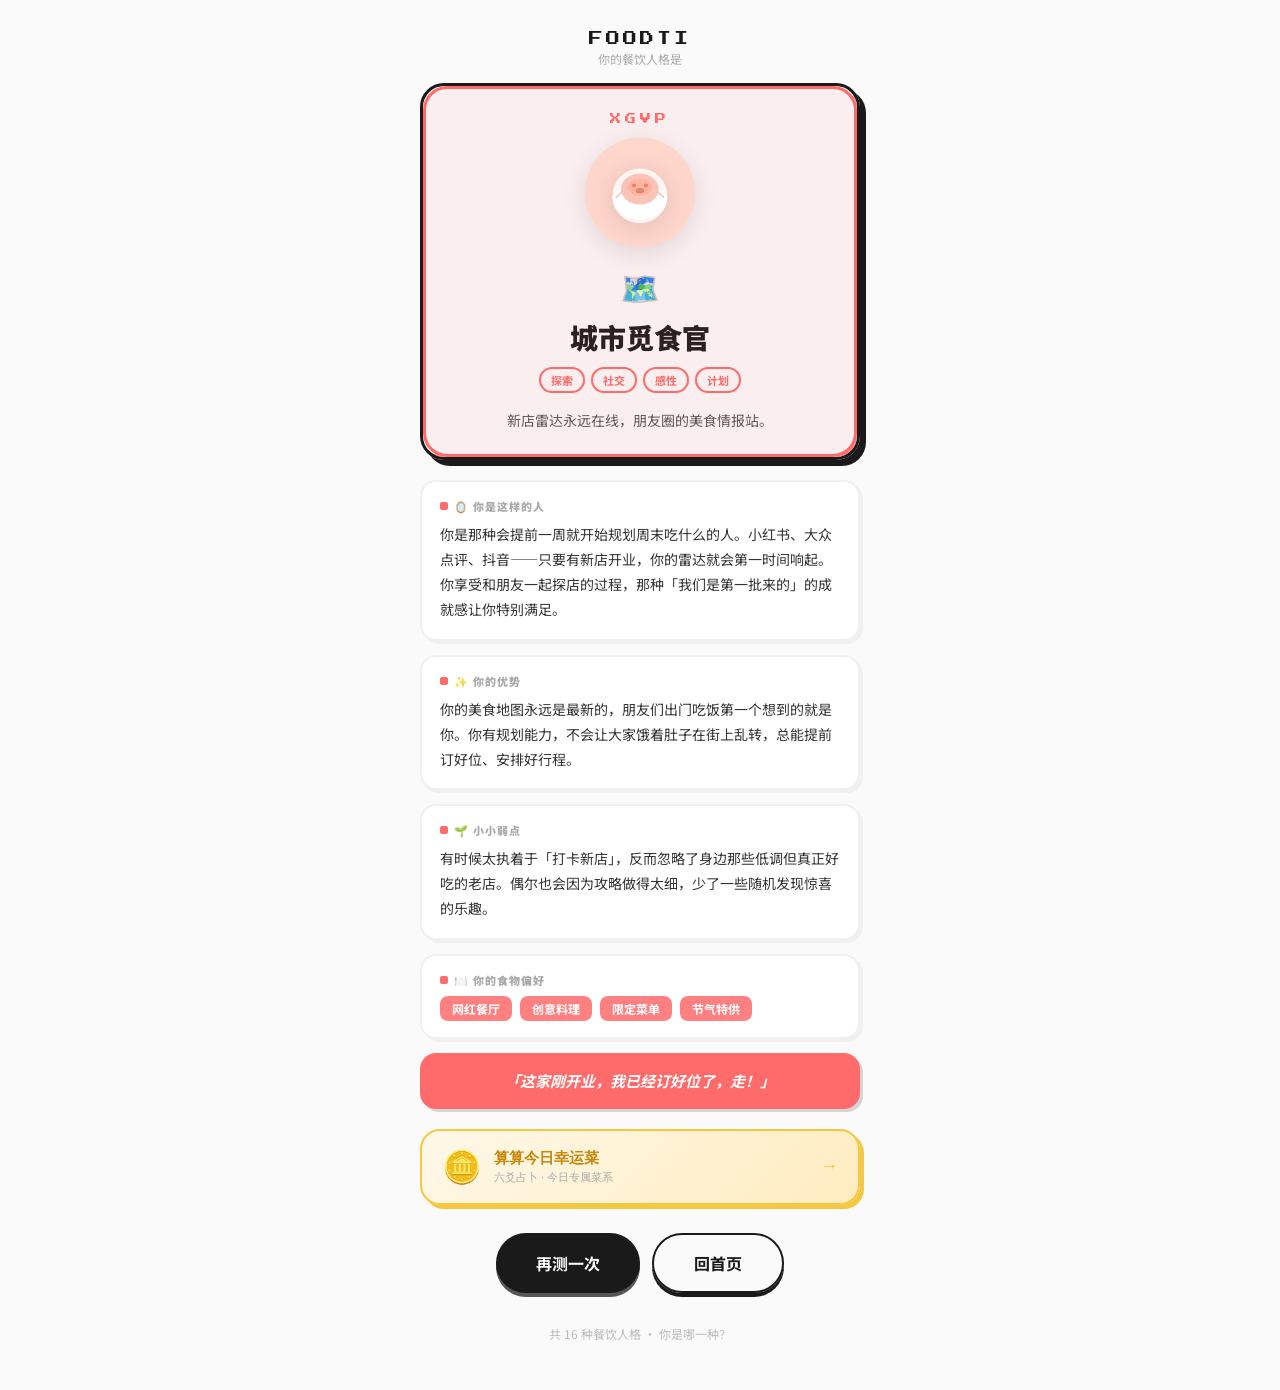
<file: result.html>
<!DOCTYPE html>
<html lang="zh-CN">
<head>
  <meta charset="UTF-8"/>
  <meta name="viewport" content="width=device-width,initial-scale=1.0"/>
  <title>你的餐饮人格 · FOODTI</title>
  <link rel="stylesheet" href="style.css"/>
  <link href="https://fonts.googleapis.com/css2?family=Press+Start+2P&family=Noto+Sans+SC:wght@400;700;900&display=swap" rel="stylesheet"/>
  <style>
    .result-header{width:100%;text-align:center;margin-bottom:16px;}
    .result-header .pixel-font{font-size:14px;letter-spacing:3px;}

    /* 主卡片 */
    .result-card{
      width:100%;border-radius:24px;padding:28px 24px 24px;
      text-align:center;animation:fadeSlideIn 0.4s ease;
      position:relative;overflow:hidden;
    }
    .result-card-bg{
      position:absolute;inset:0;opacity:0.08;
      background:var(--c,#FF6B6B);border-radius:24px;
    }
    .result-card-border{
      position:absolute;inset:0;border-radius:24px;
      border:3px solid var(--c,#FF6B6B);
      box-shadow:6px 6px 0 var(--c,#FF6B6B);
      pointer-events:none;
    }

    .mascot-wrap{display:flex;justify-content:center;margin:12px 0 16px;}
    .mascot-wrap svg{filter:drop-shadow(0 4px 12px rgba(0,0,0,0.12));}

    .result-code{
      font-family:'Press Start 2P','Courier New',monospace;
      font-size:11px;letter-spacing:4px;margin-bottom:6px;
    }
    .result-name{font-size:28px;font-weight:900;margin-bottom:4px;color:#1a1a1a;}
    .result-emoji{font-size:32px;display:block;margin-bottom:8px;}

    .dim-tags{display:flex;flex-wrap:wrap;gap:6px;justify-content:center;margin:10px 0 16px;}
    .dim-tag{
      padding:3px 10px;border-radius:999px;font-size:11px;font-weight:700;
      border:2px solid var(--c,#FF6B6B);color:var(--c,#FF6B6B);
    }

    /* 深度解读区块 */
    .detail-section{
      width:100%;margin-top:20px;
      display:flex;flex-direction:column;gap:14px;
    }
    .detail-block{
      background:#fff;border-radius:16px;padding:16px 18px;
      border:2px solid #f0f0f0;text-align:left;
      box-shadow:3px 3px 0 #f0f0f0;
    }
    .detail-block-title{
      font-size:11px;font-weight:900;color:#aaa;
      letter-spacing:1px;margin-bottom:8px;
      display:flex;align-items:center;gap:6px;
    }
    .detail-block-title .dot{
      width:8px;height:8px;border-radius:2px;
      background:var(--c,#FF6B6B);display:inline-block;flex-shrink:0;
    }
    .detail-block-body{font-size:14px;line-height:1.8;color:#333;}

    .vibe-block{
      background:var(--c,#FF6B6B);border-radius:16px;padding:16px 18px;
      text-align:center;color:#fff;font-size:15px;font-weight:700;
      line-height:1.6;font-style:italic;
      box-shadow:3px 3px 0 rgba(0,0,0,0.15);
    }

    .food-tag-wrap{display:flex;flex-wrap:wrap;gap:8px;margin-top:6px;}
    .food-tag{
      padding:4px 12px;border-radius:8px;font-size:12px;font-weight:700;
      background:var(--c,#FF6B6B);color:#fff;opacity:0.85;
    }

    .retry-row{display:flex;gap:12px;justify-content:center;margin-top:28px;flex-wrap:wrap;}

    /* 维度百分比 */
    .dim-bars{
      width:100%;margin-top:18px;
      display:flex;flex-direction:column;gap:11px;
      text-align:left;
    }
    .dim-bar-row{display:flex;align-items:center;gap:8px;}
    .dim-bar-label{
      font-size:12px;font-weight:900;width:52px;flex-shrink:0;
      color:#444;line-height:1.2;
    }
    .dim-bar-label span{
      display:block;font-size:10px;font-weight:700;color:#aaa;margin-top:1px;
    }
    .dim-bar-track{
      flex:1;height:9px;background:rgba(0,0,0,0.06);border-radius:999px;overflow:hidden;
    }
    .dim-bar-fill{
      height:100%;border-radius:999px;
      transition:width 0.9s cubic-bezier(.4,0,.2,1);
      width:0%;
    }
    .dim-bar-vs{
      font-size:10px;color:#bbb;width:54px;flex-shrink:0;text-align:right;
      white-space:nowrap;
    }
  </style>
</head>
<body>
<div class="page">
  <div class="result-header">
    <div class="pixel-font">FOODTI</div>
    <p style="font-size:12px;color:#aaa;margin-top:4px;">你的餐饮人格是</p>
  </div>

  <!-- 主卡片 -->
  <div class="result-card" id="result-card">
    <div class="result-card-bg"></div>
    <div class="result-card-border"></div>
    <div class="result-code pixel-font" id="result-code"></div>
    <div class="mascot-wrap" id="result-mascot"></div>
    <span class="result-emoji" id="result-emoji"></span>
    <div class="result-name" id="result-name"></div>
    <div class="dim-tags" id="dim-tags"></div>
    <div style="font-size:14px;color:#555;line-height:1.7;" id="result-desc"></div>
    <div class="dim-bars" id="dim-bars"></div>
  </div>

  <!-- 深度解读 -->
  <div class="detail-section" id="detail-section"></div>

  <!-- 算卦入口 -->
  <div id="fortune-entry" style="width:100%;margin-top:20px;">
    <button onclick="goFortune()" style="
      width:100%;padding:18px 20px;border-radius:20px;border:none;cursor:pointer;
      background:linear-gradient(135deg,#fff8e8 0%,#ffecc0 100%);
      border:2px solid #f5c842;
      box-shadow:4px 4px 0 #f5c842;
      display:flex;align-items:center;justify-content:space-between;
      transition:transform 0.15s,box-shadow 0.15s;
    "
    onmouseover="this.style.transform='translateY(-2px)';this.style.boxShadow='4px 6px 0 #f5c842'"
    onmouseout="this.style.transform='';this.style.boxShadow='4px 4px 0 #f5c842'"
    onmousedown="this.style.transform='translateY(2px)';this.style.boxShadow='2px 2px 0 #f5c842'"
    onmouseup="this.style.transform='';this.style.boxShadow='4px 4px 0 #f5c842'"
    >
      <div style="display:flex;align-items:center;gap:12px;">
        <span style="font-size:32px;line-height:1">🪙</span>
        <div style="text-align:left;">
          <div style="font-size:15px;font-weight:900;color:#c8860a;">算算今日幸运菜</div>
          <div style="font-size:11px;color:#aaa;margin-top:2px;">六爻占卜 · 今日专属菜系</div>
        </div>
      </div>
      <span style="font-size:18px;color:#f5c842;">→</span>
    </button>
  </div>

  <div class="retry-row">
    <a href="quiz.html" class="btn btn-primary">再测一次</a>
    <a href="index.html" class="btn btn-outline">回首页</a>
  </div>

  <footer class="footer">共 16 种餐饮人格 · 你是哪一种？</footer>
</div>

<script>
// ── 食物图标（马卡龙色系）──
const FOODS = [
  { bg:"#FFD6CC", svg:`<circle cx="50" cy="54" r="32" fill="#fff5f3"/><path d="M18 54 Q50 20 82 54 Q82 80 50 82 Q18 80 18 54Z" fill="white"/><path d="M22 56 Q50 26 78 56" fill="none" stroke="#f9c4b8" stroke-width="2"/><ellipse cx="50" cy="46" rx="22" ry="18" fill="#f9c4b8"/><ellipse cx="50" cy="44" rx="14" ry="10" fill="#ffb3a0"/><circle cx="43" cy="42" r="2.5" fill="#e8856e"/><circle cx="57" cy="42" r="2.5" fill="#e8856e"/><ellipse cx="50" cy="48" rx="5" ry="3" fill="#e8856e"/>` },
  { bg:"#FFF3CC", svg:`<rect x="22" y="52" width="56" height="34" rx="10" fill="#ffe9a0"/><rect x="26" y="56" width="48" height="26" rx="8" fill="#fff8e1"/><path d="M30 62 Q38 56 46 62 Q54 68 62 62 Q70 56 74 62" fill="none" stroke="#f5c842" stroke-width="3" stroke-linecap="round"/><path d="M30 70 Q38 64 46 70 Q54 76 62 70 Q70 64 74 70" fill="none" stroke="#f5c842" stroke-width="3" stroke-linecap="round"/><rect x="36" y="30" width="6" height="26" rx="3" fill="#e8a87c"/><rect x="58" y="30" width="6" height="26" rx="3" fill="#e8a87c"/><ellipse cx="39" cy="30" rx="5" ry="4" fill="#d4845a"/><ellipse cx="61" cy="30" rx="5" ry="4" fill="#d4845a"/>` },
  { bg:"#FFE0D6", svg:`<path d="M50 18 L82 74 L18 74 Z" fill="#f9c784"/><path d="M50 22 L78 70 L22 70 Z" fill="#f0a050"/><circle cx="42" cy="55" r="6" fill="#e05c5c"/><circle cx="58" cy="52" r="5" fill="#e05c5c"/><circle cx="50" cy="62" r="4" fill="#e05c5c"/><circle cx="38" cy="64" r="3.5" fill="#e05c5c"/><circle cx="62" cy="62" r="3.5" fill="#e05c5c"/><path d="M22 70 L78 70" stroke="#e8a84a" stroke-width="3" stroke-linecap="round"/>` },
  { bg:"#EDE0FF", svg:`<path d="M34 58 L38 86 L62 86 L66 58 Z" fill="#d4b8f0"/><line x1="40" y1="58" x2="38" y2="86" stroke="#c4a0e8" stroke-width="1"/><line x1="50" y1="58" x2="50" y2="86" stroke="#c4a0e8" stroke-width="1"/><line x1="60" y1="58" x2="62" y2="86" stroke="#c4a0e8" stroke-width="1"/><path d="M32 50 Q38 38 50 36 Q62 38 68 50 Q62 58 50 58 Q38 58 32 50Z" fill="#ffb3d9"/><circle cx="50" cy="36" r="4" fill="#ff8fc8"/><circle cx="50" cy="30" r="3" fill="#ff6eb5"/><circle cx="44" cy="40" r="3" fill="#ffcce8"/><circle cx="56" cy="40" r="3" fill="#ffcce8"/>` },
  { bg:"#D6F5E8", svg:`<rect x="28" y="38" width="44" height="30" rx="8" fill="#2d2d2d"/><rect x="30" y="40" width="40" height="26" rx="7" fill="#f5f5f0"/><ellipse cx="50" cy="53" rx="16" ry="11" fill="#f9c784"/><ellipse cx="50" cy="53" rx="10" ry="7" fill="#ff8080"/><ellipse cx="50" cy="53" rx="5" ry="3.5" fill="#ffb3b3"/><rect x="28" y="62" width="44" height="8" rx="4" fill="#1a1a1a"/>` },
  { bg:"#FFF0CC", svg:`<path d="M20 65 Q30 30 50 28 Q70 30 80 65 Q65 75 50 72 Q35 75 20 65Z" fill="#f5c842"/><path d="M25 63 Q35 35 50 33 Q65 35 75 63" fill="none" stroke="#e8a820" stroke-width="2.5" stroke-linecap="round"/><path d="M30 60 Q40 38 50 36 Q60 38 70 60" fill="none" stroke="#e8a820" stroke-width="2" stroke-linecap="round"/><ellipse cx="50" cy="66" rx="28" ry="8" fill="#e8a820"/>` },
  { bg:"#FFD6E8", svg:`<path d="M42 56 L38 88 L62 88 L58 56 Z" fill="#f9c784"/><line x1="44" y1="56" x2="40" y2="88" stroke="#e8a84a" stroke-width="1"/><line x1="50" y1="56" x2="50" y2="88" stroke="#e8a84a" stroke-width="1"/><line x1="56" y1="56" x2="60" y2="88" stroke="#e8a84a" stroke-width="1"/><circle cx="50" cy="44" r="20" fill="#ffb3d0"/><path d="M36 50 Q42 36 50 34 Q58 36 64 50" fill="#ff8fb8"/><circle cx="44" cy="40" r="3" fill="#ff6eb5" opacity="0.6"/><circle cx="56" cy="38" r="2.5" fill="#ff6eb5" opacity="0.6"/><circle cx="50" cy="28" r="4" fill="#ff4da6"/>` },
  { bg:"#FFE8CC", svg:`<circle cx="50" cy="58" r="22" fill="#f5a623"/><circle cx="50" cy="58" r="18" fill="#f9c784"/><circle cx="44" cy="52" r="4" fill="#e8850a" opacity="0.5"/><circle cx="57" cy="54" r="3" fill="#e8850a" opacity="0.5"/><circle cx="48" cy="64" r="3.5" fill="#e8850a" opacity="0.5"/><circle cx="50" cy="36" r="4" fill="#f5a623"/><circle cx="38" cy="42" r="4" fill="#f5a623"/><circle cx="62" cy="42" r="4" fill="#f5a623"/><rect x="48" y="22" width="4" height="16" rx="2" fill="#c8a06e"/>` },
  { bg:"#D8F0D8", svg:`<rect x="18" y="44" width="64" height="42" rx="10" fill="#a8d8a8"/><rect x="20" y="46" width="60" height="38" rx="9" fill="#f5f5f0"/><rect x="20" y="46" width="60" height="18" rx="9" fill="#c8e8c8"/><line x1="50" y1="46" x2="50" y2="84" stroke="#a8d8a8" stroke-width="2"/><circle cx="36" cy="55" r="7" fill="#ff8080"/><circle cx="64" cy="55" r="7" fill="#f9c784"/><ellipse cx="36" cy="73" rx="12" ry="7" fill="#f9c784"/><ellipse cx="64" cy="73" rx="12" ry="7" fill="#a8d8a8"/><rect x="24" y="36" width="52" height="10" rx="5" fill="#8cc88c"/>` },
  { bg:"#F0E8FF", svg:`<path d="M20 62 Q50 38 80 62 Q80 80 50 80 Q20 80 20 62Z" fill="white"/><path d="M20 62 Q50 38 80 62" fill="none" stroke="#d4b0f0" stroke-width="2.5"/><path d="M26 60 Q32 50 38 56" fill="none" stroke="#d4b0f0" stroke-width="2" stroke-linecap="round"/><path d="M38 56 Q44 48 50 54" fill="none" stroke="#d4b0f0" stroke-width="2" stroke-linecap="round"/><path d="M50 54 Q56 48 62 56" fill="none" stroke="#d4b0f0" stroke-width="2" stroke-linecap="round"/><path d="M62 56 Q68 50 74 60" fill="none" stroke="#d4b0f0" stroke-width="2" stroke-linecap="round"/>` },
  { bg:"#FFE0F0", svg:`<circle cx="50" cy="54" r="28" fill="#ffb3d0"/><circle cx="50" cy="54" r="12" fill="#fdf6f0"/><circle cx="36" cy="36" r="3" fill="#ff4da6" opacity="0.7"/><circle cx="50" cy="30" r="3" fill="#a8d8ff" opacity="0.8"/><circle cx="64" cy="36" r="3" fill="#f9c784" opacity="0.8"/><circle cx="70" cy="48" r="3" fill="#ff4da6" opacity="0.7"/><circle cx="30" cy="48" r="3" fill="#a8d8ff" opacity="0.8"/>` },
  { bg:"#D8F5E0", svg:`<ellipse cx="50" cy="68" rx="30" ry="14" fill="#c8e8c8"/><ellipse cx="50" cy="66" rx="28" ry="12" fill="#f0f8f0"/><circle cx="38" cy="58" r="10" fill="#90d890"/><circle cx="52" cy="54" r="12" fill="#70c870"/><circle cx="64" cy="58" r="9" fill="#90d890"/><circle cx="44" cy="64" r="8" fill="#a8e0a8"/><circle cx="58" cy="62" r="8" fill="#a8e0a8"/><circle cx="36" cy="62" r="6" fill="#ff8080" opacity="0.8"/><circle cx="62" cy="56" r="5" fill="#ff8080" opacity="0.8"/>` },
  { bg:"#FFE8D0", svg:`<rect x="28" y="50" width="44" height="32" rx="8" fill="#f9c784"/><rect x="30" y="52" width="40" height="28" rx="7" fill="#fff8e8"/><rect x="36" y="28" width="8" height="26" rx="4" fill="#e8a87c"/><rect x="56" y="28" width="8" height="26" rx="4" fill="#e8a87c"/><circle cx="40" cy="66" r="8" fill="#f5a623" opacity="0.8"/><circle cx="60" cy="66" r="8" fill="#e8d0a8"/><rect x="44" y="58" width="12" height="16" rx="4" fill="#ffb3a0"/>` },
  { bg:"#FFF0CC", svg:`<rect x="22" y="30" width="56" height="56" rx="10" fill="#f5c842"/><rect x="24" y="32" width="52" height="52" rx="9" fill="#f9d878"/><line x1="24" y1="46" x2="76" y2="46" stroke="#e8a820" stroke-width="2"/><line x1="24" y1="58" x2="76" y2="58" stroke="#e8a820" stroke-width="2"/><line x1="24" y1="70" x2="76" y2="70" stroke="#e8a820" stroke-width="2"/><line x1="38" y1="32" x2="38" y2="84" stroke="#e8a820" stroke-width="2"/><line x1="50" y1="32" x2="50" y2="84" stroke="#e8a820" stroke-width="2"/><line x1="62" y1="32" x2="62" y2="84" stroke="#e8a820" stroke-width="2"/><circle cx="50" cy="26" r="5" fill="#ff8080"/>` },
  { bg:"#FFFACC", svg:`<rect x="30" y="44" width="40" height="42" rx="8" fill="#fff8c0"/><rect x="32" y="46" width="36" height="38" rx="7" fill="#fffde8"/><path d="M32 56 Q50 50 68 56" fill="#fff0a0" stroke="#f5e020" stroke-width="1"/><circle cx="50" cy="52" r="10" fill="#f5e020" opacity="0.6"/><circle cx="50" cy="52" r="6" fill="#f9f060"/><rect x="64" y="52" width="14" height="6" rx="3" fill="#f9c784"/>` },
  { bg:"#F0E8FF", svg:`<rect x="46" y="30" width="6" height="52" rx="3" fill="#c8a06e"/><circle cx="49" cy="34" r="14" fill="#ffb3d0"/><circle cx="49" cy="34" r="10" fill="#ffd6e8"/><circle cx="49" cy="54" r="14" fill="#f5f5f0"/><circle cx="49" cy="54" r="10" fill="white"/><circle cx="49" cy="74" r="14" fill="#90d890"/><circle cx="49" cy="74" r="10" fill="#b8e8b8"/>` },
];

// 人格码 → 食物索引映射
const CODE_TO_FOOD = {
  XGVP:0, XGVW:1, XGRP:2, XGRW:3,
  XSVP:4, XSVW:5, XSRP:6, XSRW:7,
  CGVP:8, CGVW:9, CGRP:10, CGRW:11,
  CSVP:12, CSVW:13, CSRP:14, CSRW:15,
};

function getFoodHTML(code, size) {
  size = size || 110;
  const idx = CODE_TO_FOOD[code] ?? 0;
  const f = FOODS[idx];
  return `<div style="background:${f.bg};border-radius:50%;width:${size}px;height:${size}px;display:flex;align-items:center;justify-content:center;box-shadow:0 6px 24px rgba(0,0,0,0.10)"><svg xmlns="http://www.w3.org/2000/svg" viewBox="0 0 100 100" width="${size*0.78}" height="${size*0.78}">${f.svg}</svg></div>`;
}

// ── 人格数据 ──
const PERSONALITIES={
  XGVP:{code:"XGVP",name:"城市觅食官",emoji:"🗺️",color:"#FF6B6B",tag:"探索·社交·感性·计划",desc:"新店雷达永远在线，朋友圈的美食情报站。",detail:{portrait:"你是那种会提前一周就开始规划周末吃什么的人。小红书、大众点评、抖音——只要有新店开业，你的雷达就会第一时间响起。你享受和朋友一起探店的过程，那种「我们是第一批来的」的成就感让你特别满足。",strength:"你的美食地图永远是最新的，朋友们出门吃饭第一个想到的就是你。你有规划能力，不会让大家饿着肚子在街上乱转，总能提前订好位、安排好行程。",weakness:"有时候太执着于「打卡新店」，反而忽略了身边那些低调但真正好吃的老店。偶尔也会因为攻略做得太细，少了一些随机发现惊喜的乐趣。",food_match:"网红餐厅、创意料理、限定菜单、节气特供",vibe:"「这家刚开业，我已经订好位了，走！」"}},
  XGVW:{code:"XGVW",name:"随缘美食家",emoji:"🌀",color:"#FF9F43",tag:"探索·社交·感性·随性",desc:"跟着感觉走，误打误撞总能找到宝藏小店。",detail:{portrait:"你是那种「走，出去吃，不知道去哪」然后最后总能找到好地方的人。你喜欢和朋友漫无目的地逛，被一家店的香气或装修吸引，就推门进去。这种随机性让你觉得每顿饭都是一场小冒险。",strength:"你的灵活性极强，不会因为「没有计划」而焦虑，反而总能在意想不到的地方发现惊喜。你的饭局气氛永远是最好的，因为你享受当下，不纠结。",weakness:"有时候会因为没有计划而浪费时间，在街上转了一圈最后随便找家凑合。节假日高峰期没有预约，可能会吃到闭门羹。",food_match:"街边小馆、隐藏宝藏店、当日特色菜",vibe:"「不知道去哪，走着走着就找到了！」"}},
  XGRP:{code:"XGRP",name:"饭局指挥家",emoji:"🎯",color:"#EE5A24",tag:"探索·社交·理性·计划",desc:"订位点菜全包圆，朋友们跟着吃就对了。",detail:{portrait:"你是饭局里最靠谱的那个人。提前做功课、比较口碑、预约订位、研究菜单——这些事你做起来不觉得麻烦，反而乐在其中。你喜欢带着朋友去探索新餐厅，但每一步都有充分准备。",strength:"效率极高，从来不会让大家在「吃什么」上浪费时间。你的推荐成功率很高，因为你在感性探索的同时保持了理性判断，不会被颜值骗走。",weakness:"有时候计划性太强，朋友们可能会觉得「跟你吃饭像在执行任务」。偶尔也会因为太想找到「最好的」而错过了「够好的」。",food_match:"口碑新店、主厨推荐、季节限定菜",vibe:"「我已经研究好了，这家的这道菜必须点。」"}},
  XGRW:{code:"XGRW",name:"街头寻味人",emoji:"👣",color:"#F79F1F",tag:"探索·社交·理性·随性",desc:"越不起眼的巷子越想钻，地道才是真浪漫。",detail:{portrait:"你对「网红」两个字天然免疫，反而对那些藏在小巷里、门面破旧但香气扑鼻的小店充满好奇。你用鼻子和直觉找饭，不需要攻略，凭经验就能判断一家店值不值得进。",strength:"你发现的好店往往是别人没去过的，朋友们跟你吃饭总有新鲜感。你对食物本身有很强的判断力，不会被包装和营销迷惑。",weakness:"有时候太执着于「反网红」，可能错过一些真正好吃但恰好也很火的餐厅。带不熟悉的朋友去「苍蝇馆子」，对方可能会有点不适应。",food_match:"苍蝇馆子、老字号、地方特色小吃",vibe:"「就这家，看着就正宗，进！」"}},
  XSVP:{code:"XSVP",name:"独行探店客",emoji:"🎨",color:"#A29BFE",tag:"探索·独享·感性·计划",desc:"一个人拿着相机，把每家新店当成展览逛。",detail:{portrait:"你喜欢一个人去探店，不需要迁就别人的口味和时间。你会提前做好功课，选好想去的店，然后一个人安静地坐下来，慢慢感受这家店的氛围、摆盘、光线和味道。",strength:"你对美食体验的感知力极强，能注意到别人忽略的细节——餐具的质感、背景音乐的选择、服务员的态度。你的探店记录往往是最有深度的。",weakness:"一个人吃饭点不了太多菜，有时候会遗憾没能尝到更多。偶尔也会因为太在意「体验感」而对食物本身的要求反而降低了。",food_match:"精致小馆、有设计感的咖啡厅、omakase",vibe:"「这家装修太美了，我要一个人去好好感受一下。」"}},
  XSVW:{code:"XSVW",name:"独行冒险家",emoji:"🎲",color:"#6C5CE7",tag:"探索·独享·感性·随性",desc:"没吃过的就点，踩雷了也觉得是一种收获。",detail:{portrait:"你是最纯粹的美食冒险者。一个人，没有计划，走到哪吃到哪，看到没吃过的就点，踩雷了也不沮丧——「至少知道这个不好吃了」。你把每次吃饭都当成一次小实验。",strength:"你的美食经历是最丰富的，踩过的雷和发现的宝都比别人多。你不会因为「可能不好吃」而退缩，这种勇气让你总能有意外收获。",weakness:"踩雷率确实比较高，有时候一个人吃到难吃的东西会有点沮丧。因为不做计划，偶尔会在不该踩雷的时候踩雷（比如重要场合）。",food_match:"新奇食材、融合料理、限定实验菜单",vibe:"「没吃过，点它！踩雷了也是一种体验。」"}},
  XSRP:{code:"XSRP",name:"美食观察员",emoji:"🔍",color:"#00B894",tag:"探索·独享·理性·计划",desc:"吃之前做足功课，吃完还能说出门道来。",detail:{portrait:"你对吃这件事有一种近乎学术的认真。去一家新餐厅之前，你会研究主厨背景、食材来源、菜单逻辑；吃完之后，你能清晰地说出哪道菜的火候差了一点、哪个搭配出乎意料地好。",strength:"你是朋友圈里最专业的美食评论员，推荐的东西几乎不会踩雷。你对食物的理解有深度，能发现别人注意不到的好。",weakness:"有时候分析太多，反而少了一些「就是好吃」的纯粹快乐。一个人吃饭，没有人分享感受，会有点遗憾。",food_match:"精品餐厅、有故事的食材、传统工艺料理",vibe:"「这道菜的酱汁层次很有意思，我研究一下。」"}},
  XSRW:{code:"XSRW",name:"直觉点餐师",emoji:"⚡",color:"#00CEC9",tag:"探索·独享·理性·随性",desc:"不看菜单不看评价，全凭感觉，还总能点对。",detail:{portrait:"你有一种神奇的能力：不做任何功课，走进一家没去过的店，扫一眼菜单，凭直觉点几道菜，结果往往都不错。你相信自己对食物的判断，不需要别人的评价来背书。",strength:"决策速度极快，不会在「吃什么」上浪费时间。你的直觉往往来自长期积累的经验，看似随性，其实有内在逻辑。",weakness:"偶尔直觉失灵，踩雷了会有点懊恼。因为不做攻略，有时候会错过一家店真正的招牌菜。",food_match:"任何类型，随机应变",vibe:"「感觉这道不错，就它了。」"}},
  CGVP:{code:"CGVP",name:"老店荣誉顾客",emoji:"👑",color:"#FDCB6E",tag:"忠诚·社交·感性·计划",desc:"老板认识你、服务员记得你的位置，这才叫归属感。",detail:{portrait:"你有几家「根据地」餐厅，去了无数次，老板认识你，服务员知道你喜欢坐哪个位置、不吃什么。你喜欢带不同的朋友去这些地方，像是在分享自己的秘密基地。",strength:"你在熟悉的餐厅里有最好的体验——最好的位置、最贴心的服务、偶尔还有老板送的小菜。你的「根据地」是经过时间验证的，不会踩雷。",weakness:"朋友们有时候会觉得「你怎么又带我们去这家」。对新事物的接受度相对较低，可能会错过一些真正好的新店。",food_match:"老字号、家常菜馆、有年头的本帮菜",vibe:"「去我的老地方，老板都认识我了！」"}},
  CGVW:{code:"CGVW",name:"饭局暖场王",emoji:"🧲",color:"#E17055",tag:"忠诚·社交·感性·随性",desc:"不用做计划，往那一坐，气氛自然就热起来了。",detail:{portrait:"你是饭局的灵魂。不需要去新奇的地方，不需要精心策划，只要你在场，随便一家熟悉的馆子都能吃得热热闹闹。你享受的不是食物本身，而是大家围坐在一起的那种感觉。",strength:"你有极强的社交感染力，能让任何一顿饭都变得有趣。你对「在哪吃」不挑剔，这让你成为最好相处的饭搭子。",weakness:"有时候太注重气氛，对食物本身的要求反而不高，可能会在不太好吃的地方吃得很开心。",food_match:"火锅、烧烤、大排档——一切适合热闹的场合",vibe:"「去哪都行，人齐了就开始！」"}},
  CGRP:{code:"CGRP",name:"稳健美食官",emoji:"🛡️",color:"#74B9FF",tag:"忠诚·社交·理性·计划",desc:"口碑验证过的才去，把每一顿都吃在刀刃上。",detail:{portrait:"你是朋友圈里最靠谱的订餐人。你不追求新奇，但你推荐的地方几乎从不踩雷。你会提前预约、研究菜单、了解人均，确保每一顿饭都物有所值、宾主尽欢。",strength:"成功率极高，朋友们把吃饭的决定权交给你，从来不会失望。你对性价比有精准的判断，不会花冤枉钱，也不会委屈自己。",weakness:"有时候太保守，错过了一些值得尝试的新店。「没有差评」是你的底线，但这也意味着你很少有意外惊喜。",food_match:"口碑稳定的老店、米其林必比登、本地人推荐",vibe:"「这家我来过十次了，绝对不踩雷。」"}},
  CGRW:{code:"CGRW",name:"熟悉味道控",emoji:"🗺️",color:"#0984E3",tag:"忠诚·社交·理性·随性",desc:"心里揣着一张老店地图，走到哪都能找到安全感。",detail:{portrait:"你不做攻略，但你心里有一张熟悉餐厅的地图。走到哪个区域，你都能想起附近有哪家靠谱的老店。你不需要计划，因为你的「备选库」已经足够丰富。",strength:"随机应变能力强，不管在哪个城市的哪个角落，你都能找到一家靠谱的地方吃饭。你的选择经过时间验证，不会踩雷。",weakness:"朋友们有时候会觉得你的选择缺乏新鲜感。在陌生城市，你的「熟悉地图」可能会失效，这时候你会有点不知所措。",food_match:"连锁老字号、各地分店、经典菜系",vibe:"「附近有家老店，跟我走。」"}},
  CSVP:{code:"CSVP",name:"仪式感食客",emoji:"🕯️",color:"#FD79A8",tag:"忠诚·独享·感性·计划",desc:"固定的店、固定的位置、固定的菜，吃的是一种心安。",detail:{portrait:"你有几家特别喜欢的餐厅，偶尔一个人去，坐在最喜欢的位置，点那几道熟悉的菜，慢慢吃，慢慢想事情。这对你来说不是孤独，而是一种珍贵的独处仪式。",strength:"你对自己的喜好非常清晰，不会被外界影响。你的「仪式感」让每一顿饭都有意义，不是简单地填饱肚子，而是一种自我关照。",weakness:"有时候太依赖熟悉的环境，当「根据地」关门或者换了厨师，会有一种失落感。对新事物的尝试意愿较低。",food_match:"有情怀的小馆、固定的家常菜、季节性的老味道",vibe:"「这家是我的秘密基地，一个人来才有感觉。」"}},
  CSVW:{code:"CSVW",name:"慢食漫游者",emoji:"🌿",color:"#55EFC4",tag:"忠诚·独享·感性·随性",desc:"一个人、一碗面、一段时光，简单就是最好的味道。",detail:{portrait:"你不追求新奇，也不需要热闹。一个人，一家熟悉的小馆，一碗热腾腾的面或者一份家常菜，慢慢吃，慢慢感受。你觉得吃饭是一件很私人的事，不需要仪式，不需要分享，只需要安静。",strength:"你对生活有一种难得的平静感，不会被「必须打卡」「必须尝新」的焦虑裹挟。你知道什么让自己真正满足，这是一种很高级的自我认知。",weakness:"有时候太安于现状，可能会错过很多好东西。朋友们邀请你去新地方，你可能会有点抗拒。",food_match:"家常小馆、面馆、粥铺、街边早餐",vibe:"「还是这家，吃着最踏实。」"}},
  CSRP:{code:"CSRP",name:"口味完美主义者",emoji:"📐",color:"#636E72",tag:"忠诚·独享·理性·计划",desc:"有自己的标准，宁可多等一会儿，也不将就一顿。",detail:{portrait:"你对吃有一套自己的标准，不高调，但很坚定。你不追求新奇，但你对「好吃」的定义非常精准。你会提前计划，选好经过验证的餐厅，一个人安静地去，认真地吃，不将就。",strength:"你的每一顿饭都是经过筛选的，踩雷率极低。你对食物有深刻的理解，能分辨出真正的好食材和好手艺。",weakness:"标准太高，有时候会因为找不到「完全符合要求」的地方而将就或者干脆不吃。对别人推荐的地方，你可能会有点挑剔。",food_match:"精品食材、传统工艺、有坚持的小馆",vibe:"「我只去我确认好吃的地方，不将就。」"}},
  CSRW:{code:"CSRW",name:"云淡风轻派",emoji:"☁️",color:"#B2BEC3",tag:"忠诚·独享·理性·随性",desc:"能吃饱就是幸福，不折腾，安安静静最自在。",detail:{portrait:"你对吃这件事没有太多执念。不需要打卡，不需要仪式感，不需要热闹。随便找一家熟悉的店，点几道常吃的菜，一个人安静地吃完，简单、高效、自在。你觉得把时间花在「纠结吃什么」上是一种浪费。",strength:"你是最省心的饭搭子，不挑剔、不纠结、不拖延。你对生活有一种洒脱的态度，不会被「吃什么」这种小事影响心情。",weakness:"有时候太随意，可能会错过很多真正好吃的东西。朋友们想和你一起认真吃一顿，你可能会觉得「没必要这么麻烦」。",food_match:"任何简单、实在、不折腾的食物",vibe:"「能吃饱就行，别搞那么复杂。」"}},
};

// ── 渲染 ──
const params=new URLSearchParams(location.search);
const code=params.get("code")||"XGVP";
const p=PERSONALITIES[code]||PERSONALITIES["XGVP"];

// 从URL读取原始分数
const rawScores={
  X:parseInt(params.get("X")||0),
  C:parseInt(params.get("C")||0),
  G:parseInt(params.get("G")||0),
  S:parseInt(params.get("S")||0),
  V:parseInt(params.get("V")||0),
  R:parseInt(params.get("R")||0),
  P:parseInt(params.get("P")||0),
  W:parseInt(params.get("W")||0),
};

// 设置颜色变量
document.documentElement.style.setProperty("--c",p.color);
document.querySelectorAll(".result-card,.result-card-bg,.result-card-border,.dim-tag,.detail-block-title .dot,.food-tag,.vibe-block").forEach(el=>{
  el.style.setProperty("--c",p.color);
});

const card=document.getElementById("result-card");
card.style.setProperty("--c",p.color);

document.getElementById("result-code").textContent=p.code;
document.getElementById("result-code").style.color=p.color;
document.getElementById("result-emoji").textContent=p.emoji;
document.getElementById("result-name").textContent=p.name;
document.getElementById("result-desc").textContent=p.desc;

// 维度标签
const dimWrap=document.getElementById("dim-tags");
p.tag.split("·").forEach(t=>{
  const span=document.createElement("span");
  span.className="dim-tag";
  span.style.setProperty("--c",p.color);
  span.style.color=p.color;
  span.style.borderColor=p.color;
  span.textContent=t.trim();
  dimWrap.appendChild(span);
});

// 维度百分比进度条
const dimBarsWrap = document.getElementById("dim-bars");
const DIM_PAIRS = [
  { a:"X", aName:"探索", b:"C", bName:"忠诚", color:"#FF9F7F" },
  { a:"G", aName:"社交", b:"S", bName:"独享", color:"#7FC8FF" },
  { a:"V", aName:"感性", b:"R", bName:"理性", color:"#B89FFF" },
  { a:"P", aName:"计划", b:"W", bName:"随性", color:"#6DDBB8" },
];

// 检查是否有分数数据（直接访问结果页时无分数）
const hasScores = (rawScores.X+rawScores.C+rawScores.G+rawScores.S+rawScores.V+rawScores.R+rawScores.P+rawScores.W) > 0;

if (hasScores) {
  const titleEl = document.createElement("div");
  titleEl.style.cssText = "font-size:11px;font-weight:900;color:#aaa;letter-spacing:1px;margin-bottom:10px;display:flex;align-items:center;gap:6px;";
  titleEl.innerHTML = `<span style="width:8px;height:8px;border-radius:2px;background:${p.color};display:inline-block"></span>📊 你的维度分布`;
  dimBarsWrap.appendChild(titleEl);

  DIM_PAIRS.forEach(dim => {
    const aVal = rawScores[dim.a] || 0;
    const bVal = rawScores[dim.b] || 0;
    const total = aVal + bVal;
    const aPct = total > 0 ? Math.round(aVal / total * 100) : 50;
    const bPct = 100 - aPct;
    // 主导方
    const dominant = aPct >= bPct ? dim.aName : dim.bName;
    const dominantPct = Math.max(aPct, bPct);

    const row = document.createElement("div");
    row.className = "dim-bar-row";
    row.innerHTML = `
      <div class="dim-bar-label">
        ${dominant}
        <span>${dominantPct}%</span>
      </div>
      <div class="dim-bar-track">
        <div class="dim-bar-fill" style="background:${dim.color}" data-pct="${dominantPct}"></div>
      </div>
      <div class="dim-bar-vs">${dim.aName} / ${dim.bName}</div>
    `;
    dimBarsWrap.appendChild(row);
  });

  // 动画：延迟触发进度条填充
  setTimeout(() => {
    dimBarsWrap.querySelectorAll(".dim-bar-fill").forEach(el => {
      el.style.width = el.dataset.pct + "%";
    });
  }, 300);
} else {
  // 无分数时隐藏
  dimBarsWrap.style.display = "none";
}

// 食物图标
const mascotWrap=document.getElementById("result-mascot");
mascotWrap.innerHTML=getFoodHTML(code,110);
let bo=0,bd=1;
setInterval(()=>{bo+=bd*0.5;if(bo>=5||bo<=0)bd*=-1;mascotWrap.style.transform=`translateY(${bo}px)`;},40);

// 深度解读
const ds=document.getElementById("detail-section");
const d=p.detail;

function makeBlock(icon,title,body){
  const div=document.createElement("div");
  div.className="detail-block";
  div.innerHTML=`<div class="detail-block-title"><span class="dot" style="background:${p.color}"></span>${icon} ${title}</div><div class="detail-block-body">${body}</div>`;
  return div;
}

ds.appendChild(makeBlock("🪞","你是这样的人",d.portrait));
ds.appendChild(makeBlock("✨","你的优势",d.strength));
ds.appendChild(makeBlock("🌱","小小弱点",d.weakness));

// 食物偏好
const foodBlock=document.createElement("div");
foodBlock.className="detail-block";
foodBlock.innerHTML=`<div class="detail-block-title"><span class="dot" style="background:${p.color}"></span>🍽️ 你的食物偏好</div>`;
const tagWrap=document.createElement("div");
tagWrap.className="food-tag-wrap";
d.food_match.split("、").forEach(f=>{
  const t=document.createElement("span");
  t.className="food-tag";
  t.style.background=p.color;
  t.textContent=f;
  tagWrap.appendChild(t);
});
foodBlock.appendChild(tagWrap);
ds.appendChild(foodBlock);

// 口头禅
const vibeBlock=document.createElement("div");
vibeBlock.className="vibe-block";
vibeBlock.style.background=p.color;
vibeBlock.textContent=d.vibe;
ds.appendChild(vibeBlock);

// 算卦跳转（带上人格码）
function goFortune(){
  window.location.href="fortune.html?code="+code;
}
</script>
</body>
</html>
</file>
<file: style.css>
/* ============================================================
   餐饮人格测试 — 公共样式（像素风）
   ============================================================ */

/* ── 基础重置 ── */
*, *::before, *::after { box-sizing: border-box; margin: 0; padding: 0; }

html, body {
  height: 100%;
  background: #fafafa;
  color: #1a1a1a;
  font-family: 'Noto Sans SC', 'PingFang SC', 'Microsoft YaHei', sans-serif;
  -webkit-font-smoothing: antialiased;
}

/* ── 像素风标题字体 ── */
.pixel-font {
  font-family: 'Press Start 2P', 'Courier New', monospace;
  letter-spacing: 2px;
  image-rendering: pixelated;
}

/* ── 页面容器 ── */
.page {
  min-height: 100vh;
  display: flex;
  flex-direction: column;
  align-items: center;
  padding: 32px 20px 48px;
  max-width: 480px;
  margin: 0 auto;
}

/* ── 大标题 ── */
.site-title {
  font-family: 'Press Start 2P', 'Courier New', monospace;
  font-size: clamp(28px, 8vw, 48px);
  color: #1a1a1a;
  letter-spacing: 4px;
  text-align: center;
  margin-bottom: 8px;
  line-height: 1.2;
}

/* ── 按钮 ── */
.btn {
  display: inline-flex;
  align-items: center;
  justify-content: center;
  gap: 10px;
  padding: 16px 40px;
  border-radius: 999px;
  border: none;
  cursor: pointer;
  font-size: 16px;
  font-weight: 700;
  font-family: 'Noto Sans SC', 'PingFang SC', sans-serif;
  transition: transform 0.1s, box-shadow 0.1s;
  text-decoration: none;
  user-select: none;
}

.btn-primary {
  background: #1a1a1a;
  color: #fafafa;
  box-shadow: 0 4px 0 #555;
}
.btn-primary:hover { transform: translateY(-2px); box-shadow: 0 6px 0 #555; }
.btn-primary:active { transform: translateY(2px); box-shadow: 0 2px 0 #555; }

.btn-outline {
  background: transparent;
  color: #1a1a1a;
  border: 2px solid #1a1a1a;
  box-shadow: 0 4px 0 #1a1a1a;
}
.btn-outline:hover { transform: translateY(-2px); box-shadow: 0 6px 0 #1a1a1a; }
.btn-outline:active { transform: translateY(2px); box-shadow: 0 2px 0 #1a1a1a; }

/* ── 进度条 ── */
.progress-wrap { width: 100%; margin-bottom: 28px; }

.progress-label {
  display: flex;
  justify-content: space-between;
  font-size: 12px;
  color: #888;
  margin-bottom: 8px;
}

.progress-bar {
  width: 100%;
  height: 8px;
  background: #e8e8e8;
  border-radius: 4px;
  overflow: hidden;
}

.progress-fill {
  height: 100%;
  background: #1a1a1a;
  border-radius: 4px;
  transition: width 0.4s cubic-bezier(.4,0,.2,1);
}

/* ── 题目卡片 ── */
.question-card {
  width: 100%;
  animation: fadeSlideIn 0.35s ease;
}

@keyframes fadeSlideIn {
  from { opacity: 0; transform: translateY(16px); }
  to   { opacity: 1; transform: translateY(0); }
}

.question-num {
  font-size: 11px;
  color: #aaa;
  margin-bottom: 10px;
  font-family: 'Press Start 2P', 'Courier New', monospace;
}

.question-text {
  font-size: 18px;
  font-weight: 700;
  line-height: 1.6;
  margin-bottom: 24px;
  color: #1a1a1a;
}

/* ── 选项列表 ── */
.options-list {
  display: flex;
  flex-direction: column;
  gap: 12px;
  width: 100%;
}

.option-btn {
  width: 100%;
  padding: 14px 18px;
  border: 2px solid #1a1a1a;
  border-radius: 12px;
  background: #ffffff;
  color: #1a1a1a;
  font-size: 14px;
  line-height: 1.5;
  text-align: left;
  cursor: pointer;
  transition: background 0.15s, transform 0.1s, box-shadow 0.1s;
  box-shadow: 3px 3px 0 #1a1a1a;
  font-family: 'Noto Sans SC', 'PingFang SC', sans-serif;
}

.option-btn:hover {
  background: #f0f0f0;
  transform: translate(-1px, -1px);
  box-shadow: 4px 4px 0 #1a1a1a;
}

.option-btn:active,
.option-btn.selected {
  background: #1a1a1a;
  color: #ffffff;
  transform: translate(2px, 2px);
  box-shadow: 1px 1px 0 #1a1a1a;
}

/* ── 结果页 ── */
.result-card {
  width: 100%;
  border: 3px solid #1a1a1a;
  border-radius: 20px;
  padding: 28px 24px;
  box-shadow: 6px 6px 0 #1a1a1a;
  text-align: center;
  animation: fadeSlideIn 0.4s ease;
}

.result-code {
  font-family: 'Press Start 2P', 'Courier New', monospace;
  font-size: 13px;
  color: #888;
  margin-bottom: 8px;
  letter-spacing: 3px;
}

.result-name {
  font-size: 26px;
  font-weight: 900;
  margin-bottom: 6px;
  color: #1a1a1a;
}

.result-desc {
  font-size: 14px;
  line-height: 1.8;
  color: #333;
  margin-bottom: 24px;
}

.result-emoji {
  font-size: 40px;
  margin-bottom: 12px;
  display: block;
}

/* ── 页脚 ── */
.footer {
  margin-top: auto;
  padding-top: 32px;
  font-size: 12px;
  color: #bbb;
  text-align: center;
}

/* ── 响应式 ── */
@media (max-width: 360px) {
  .site-title { font-size: 24px; }
  .question-text { font-size: 16px; }
  .option-btn { font-size: 13px; }
}
</file>
